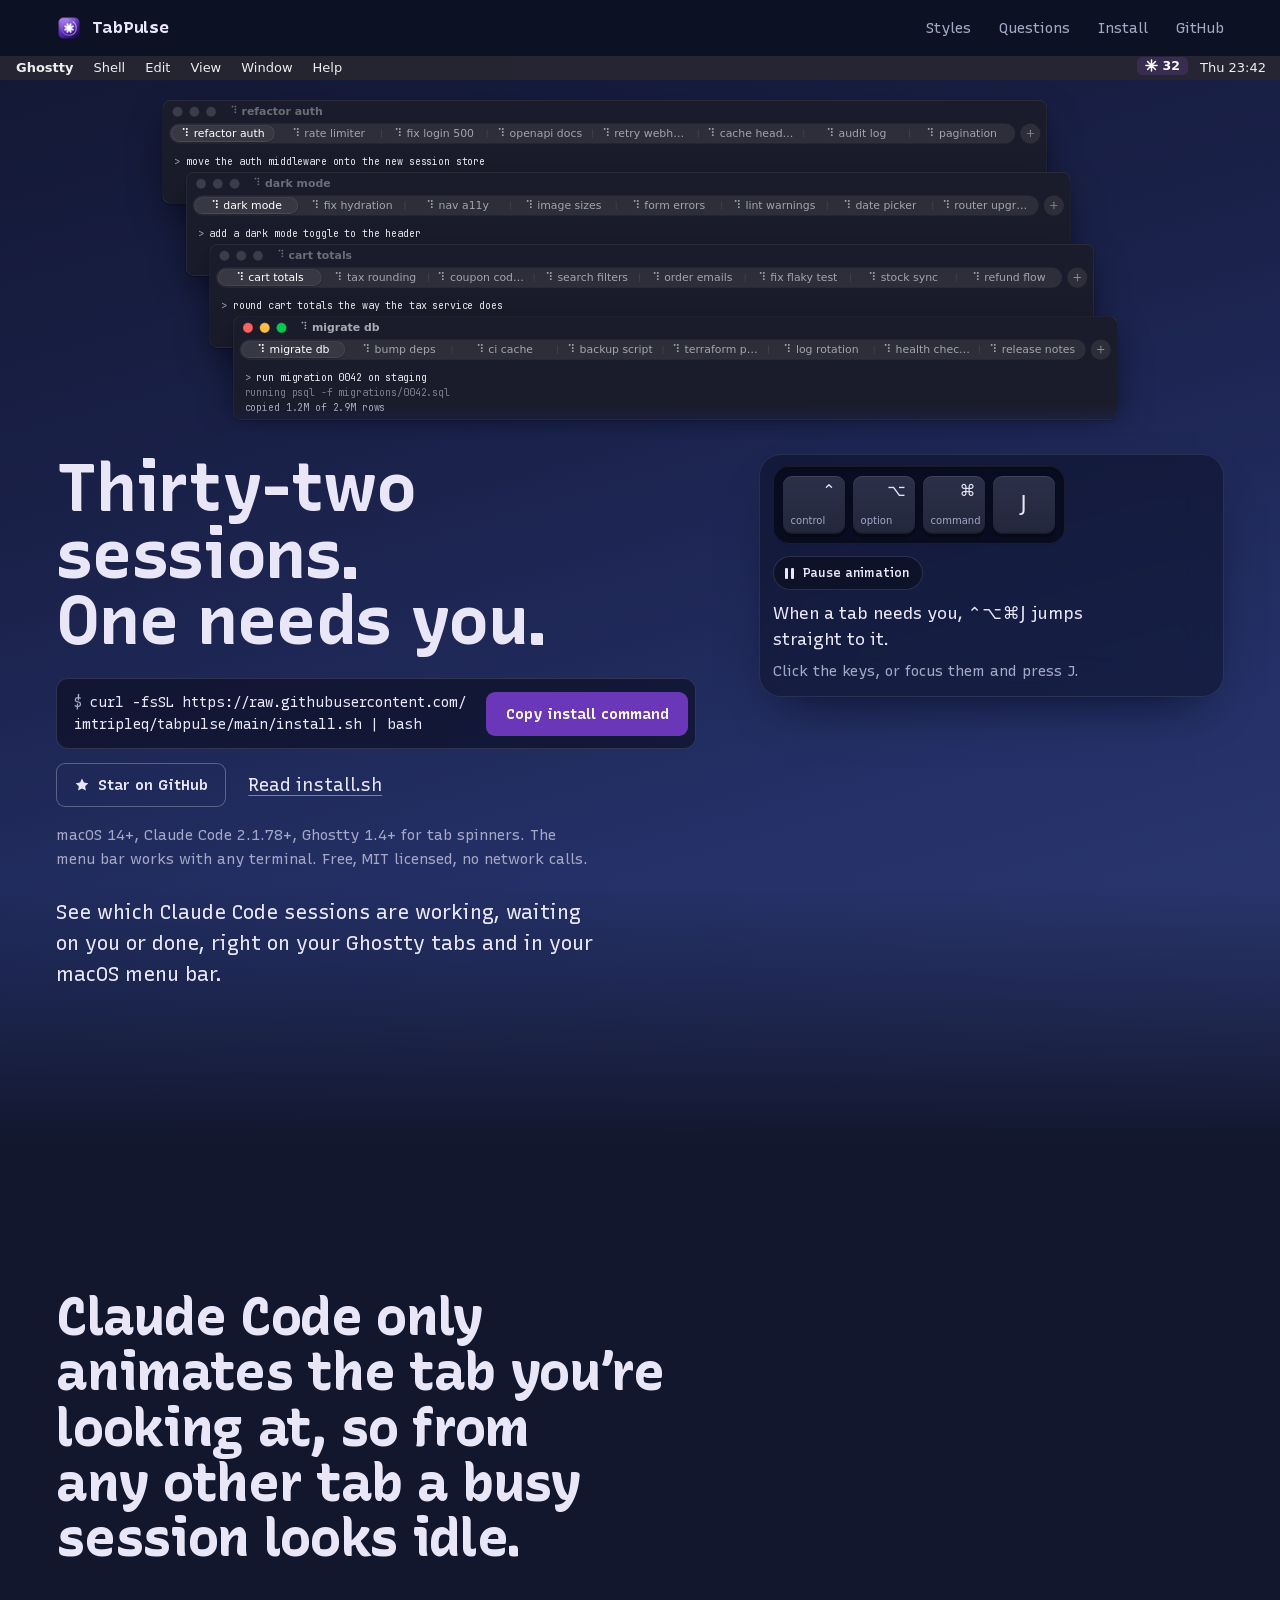
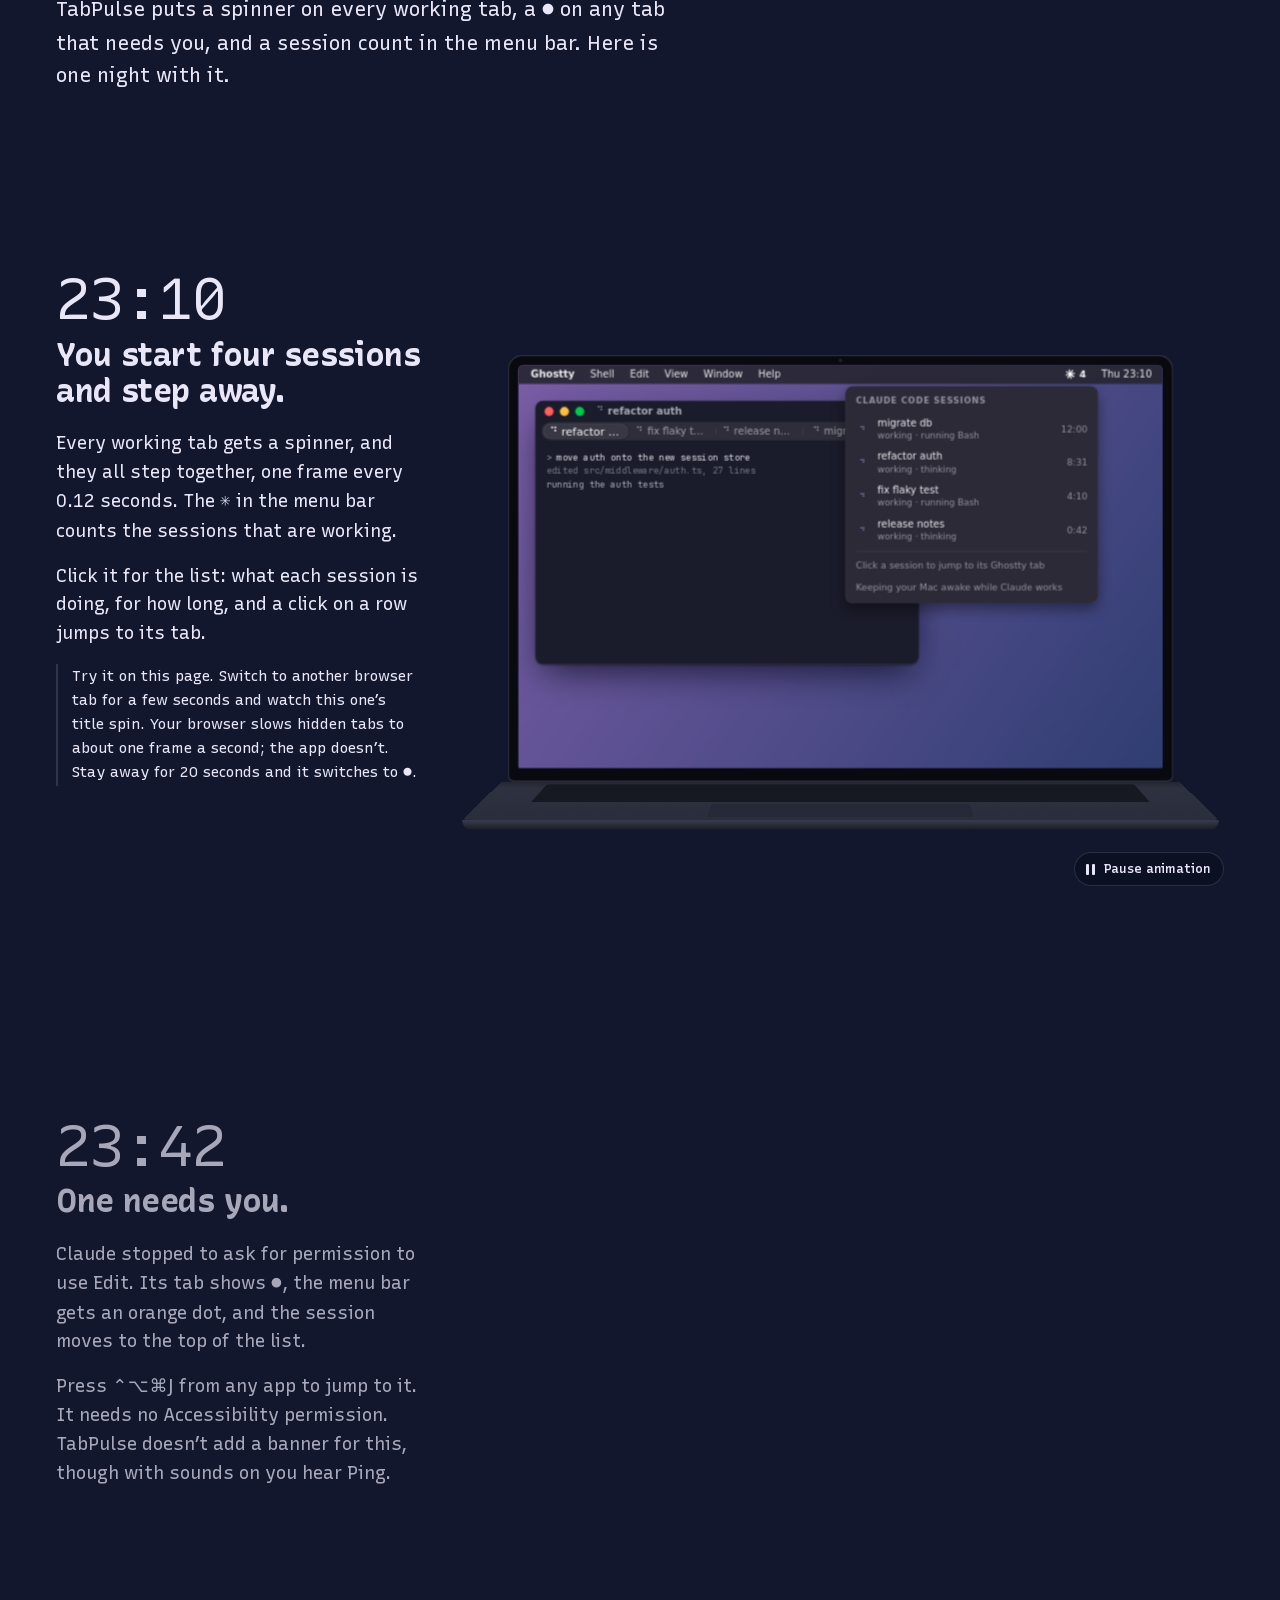
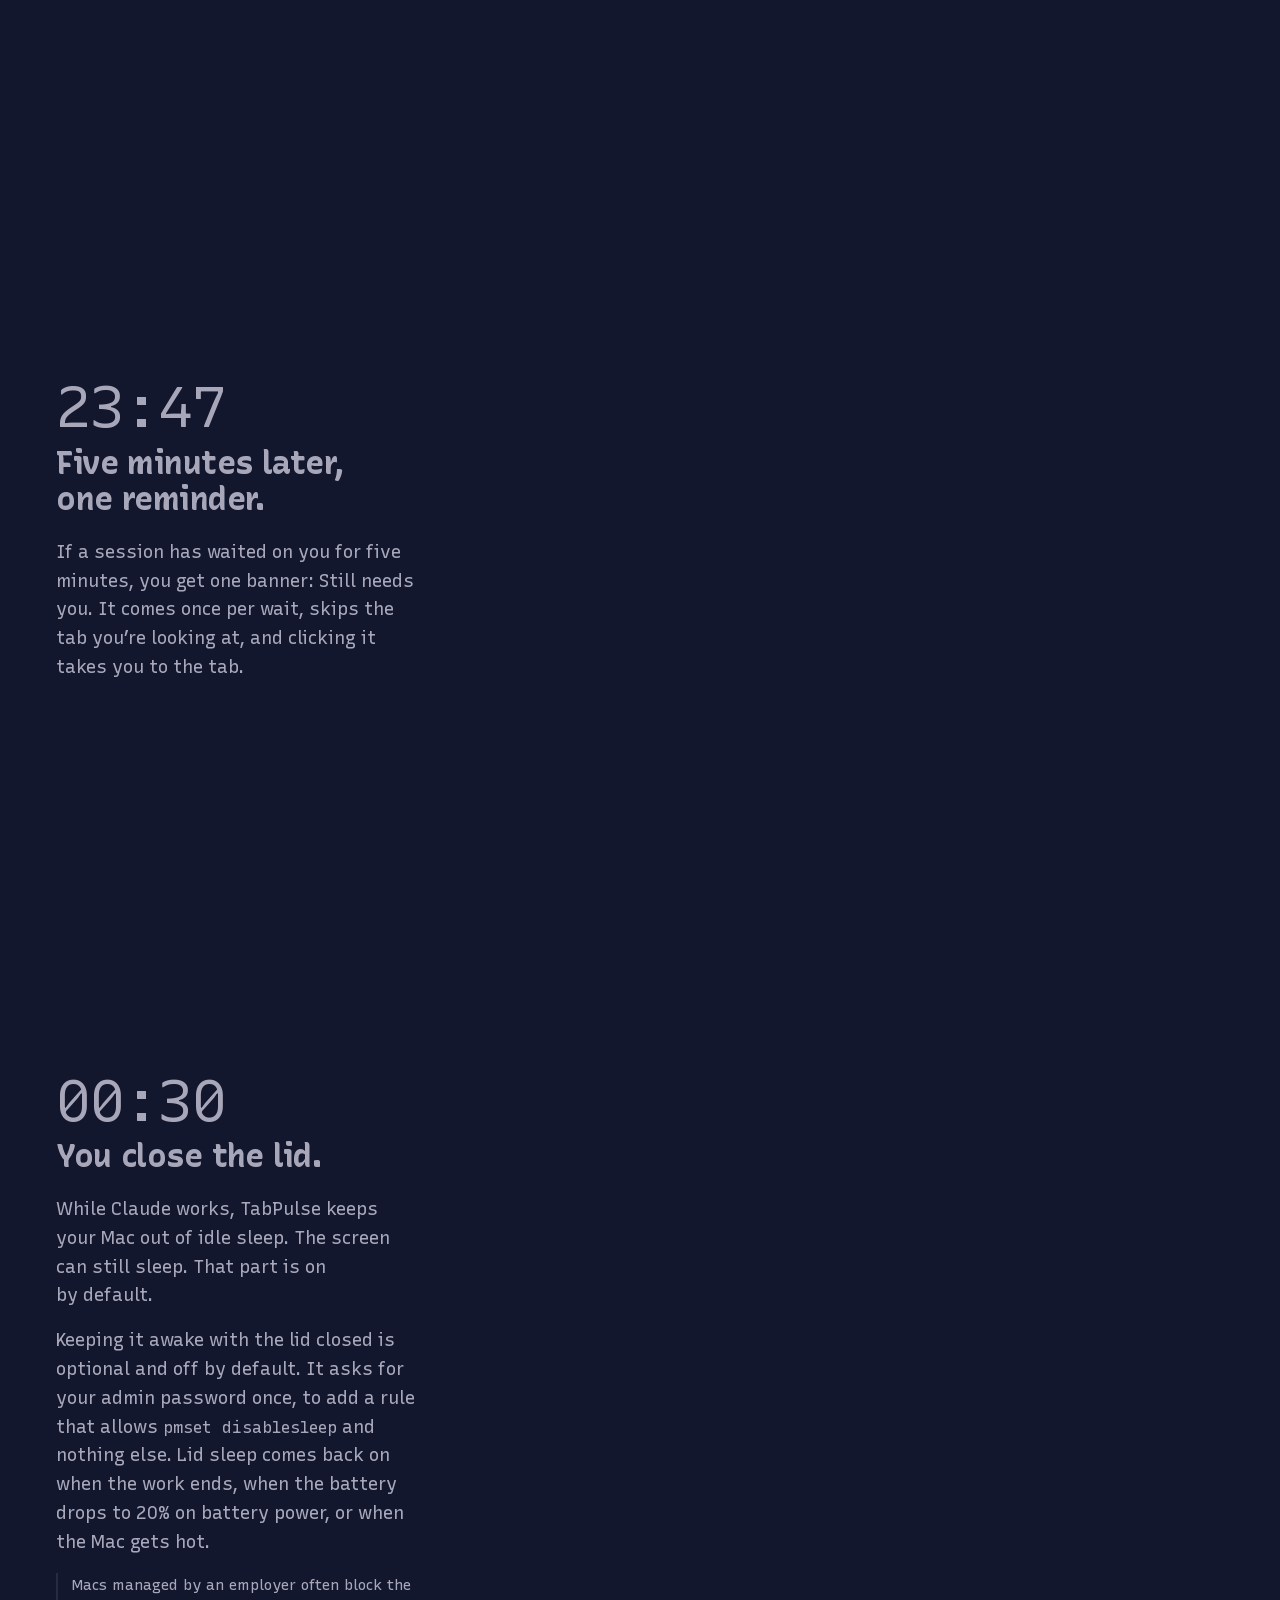
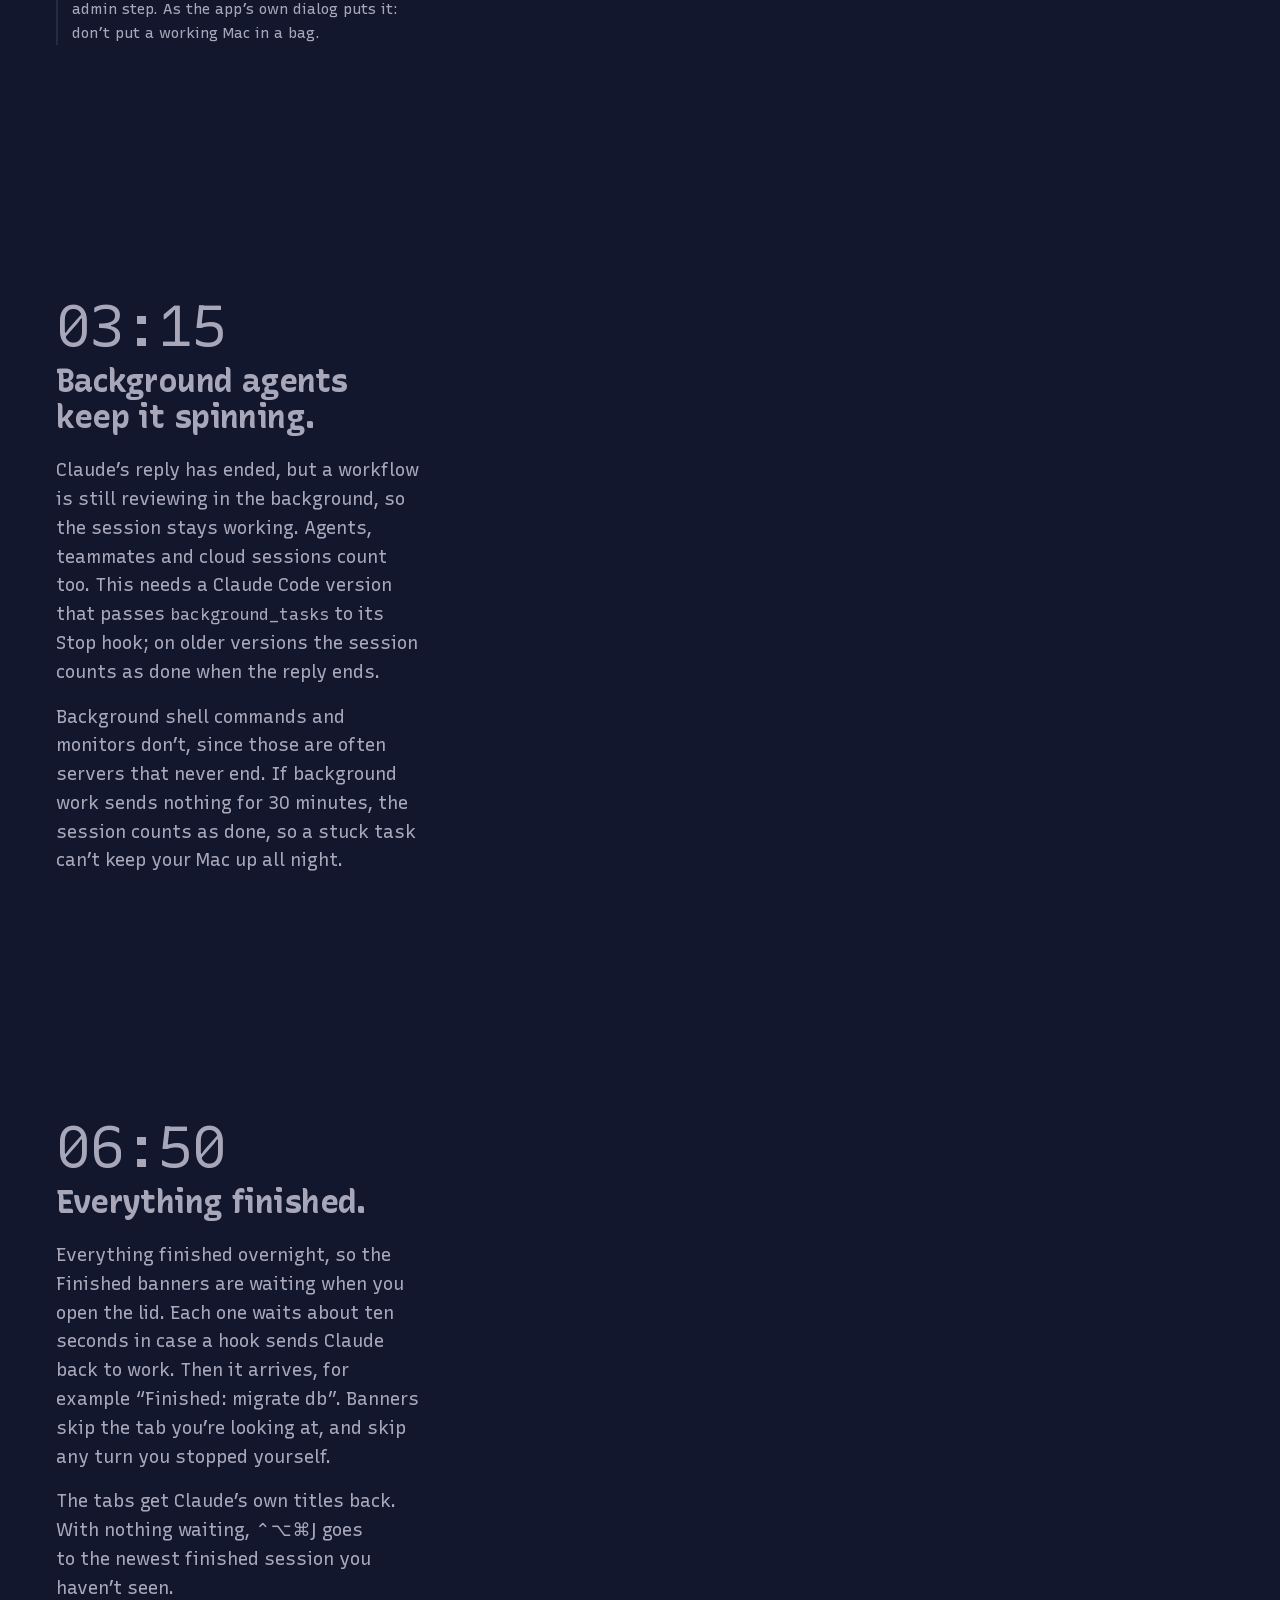
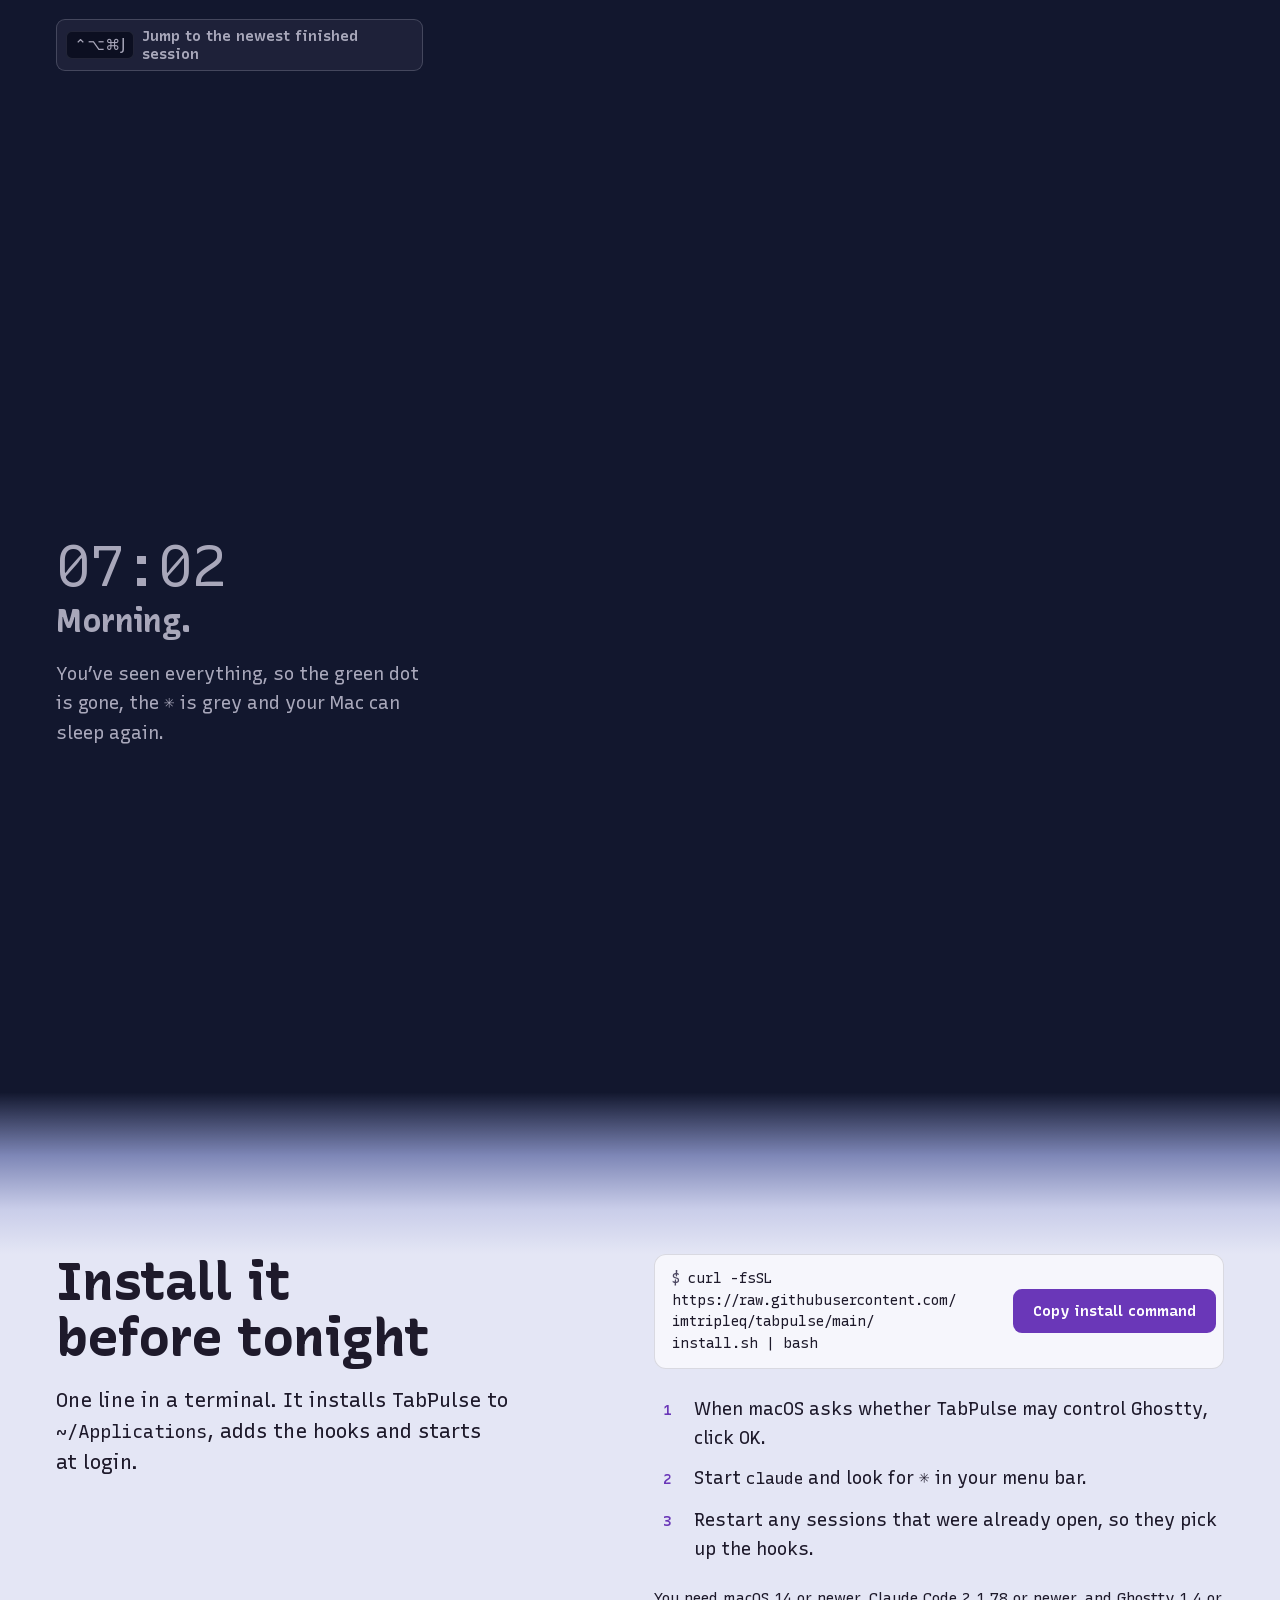
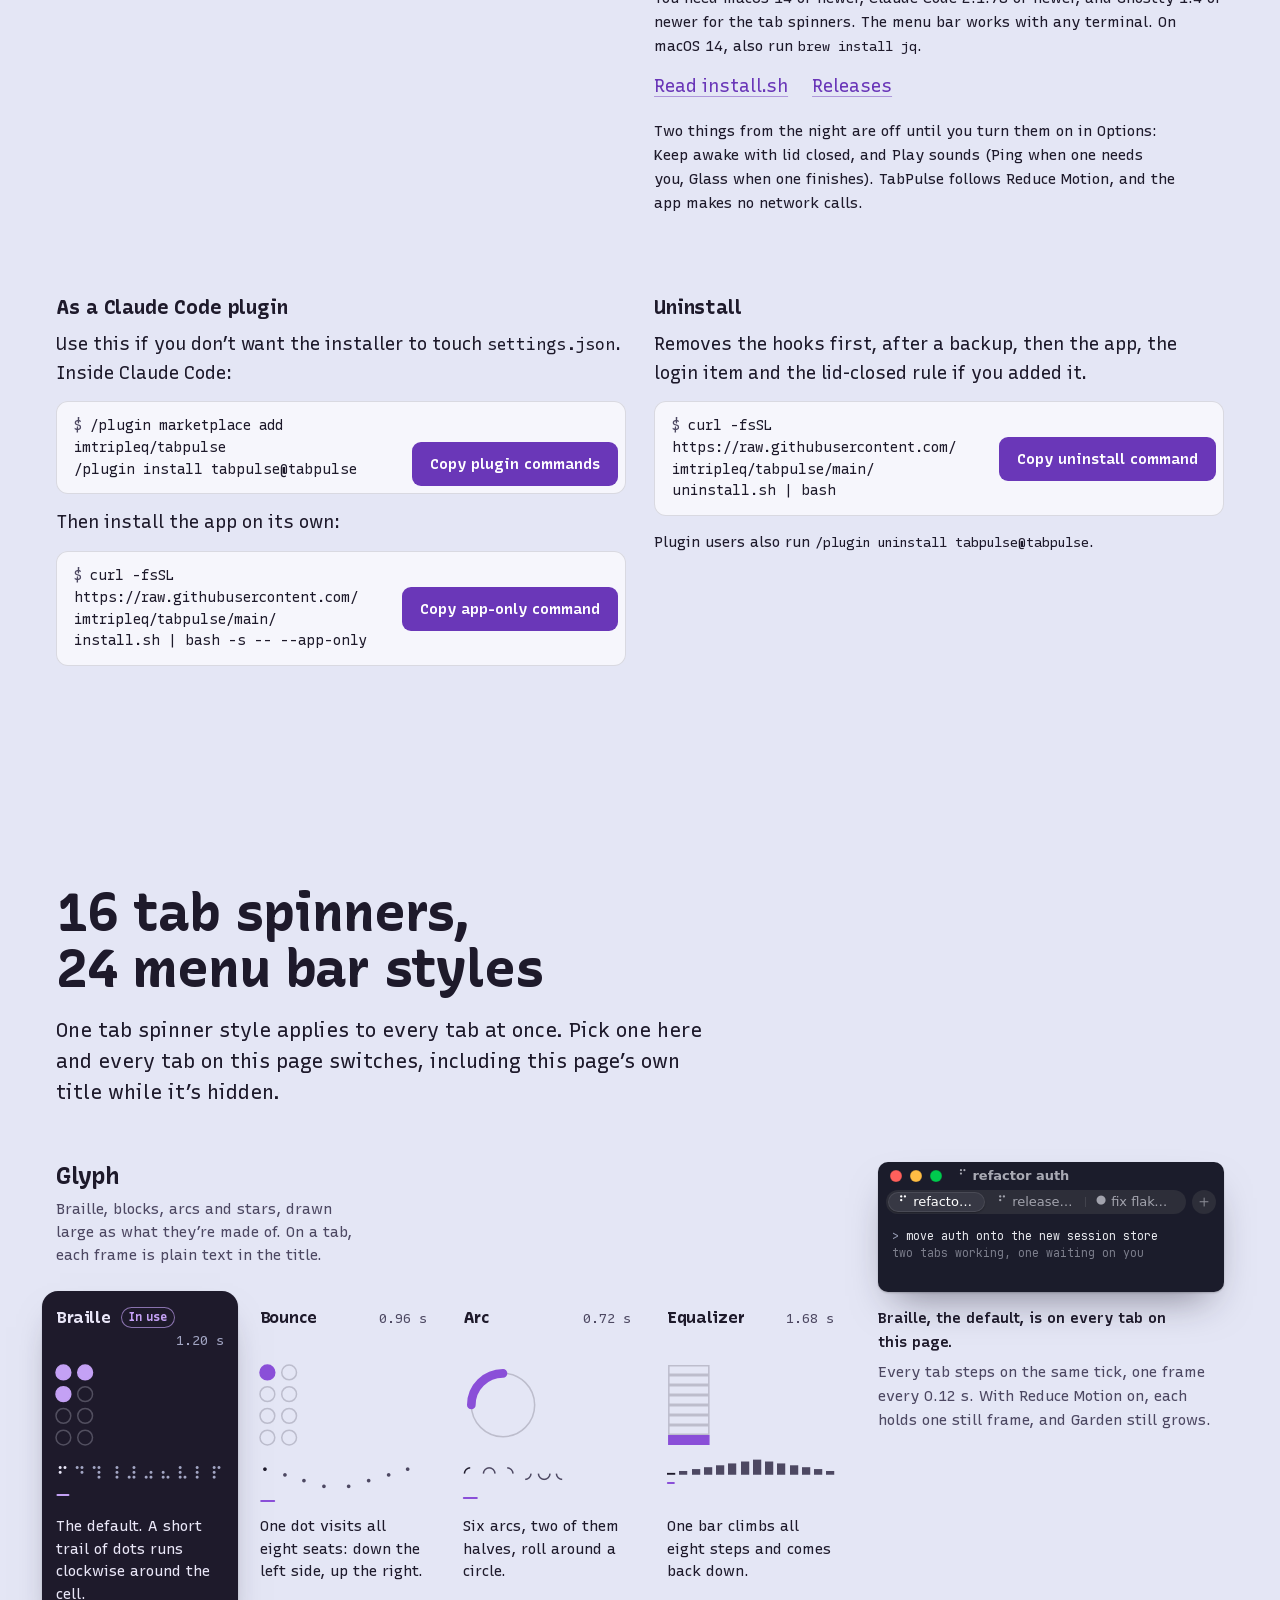
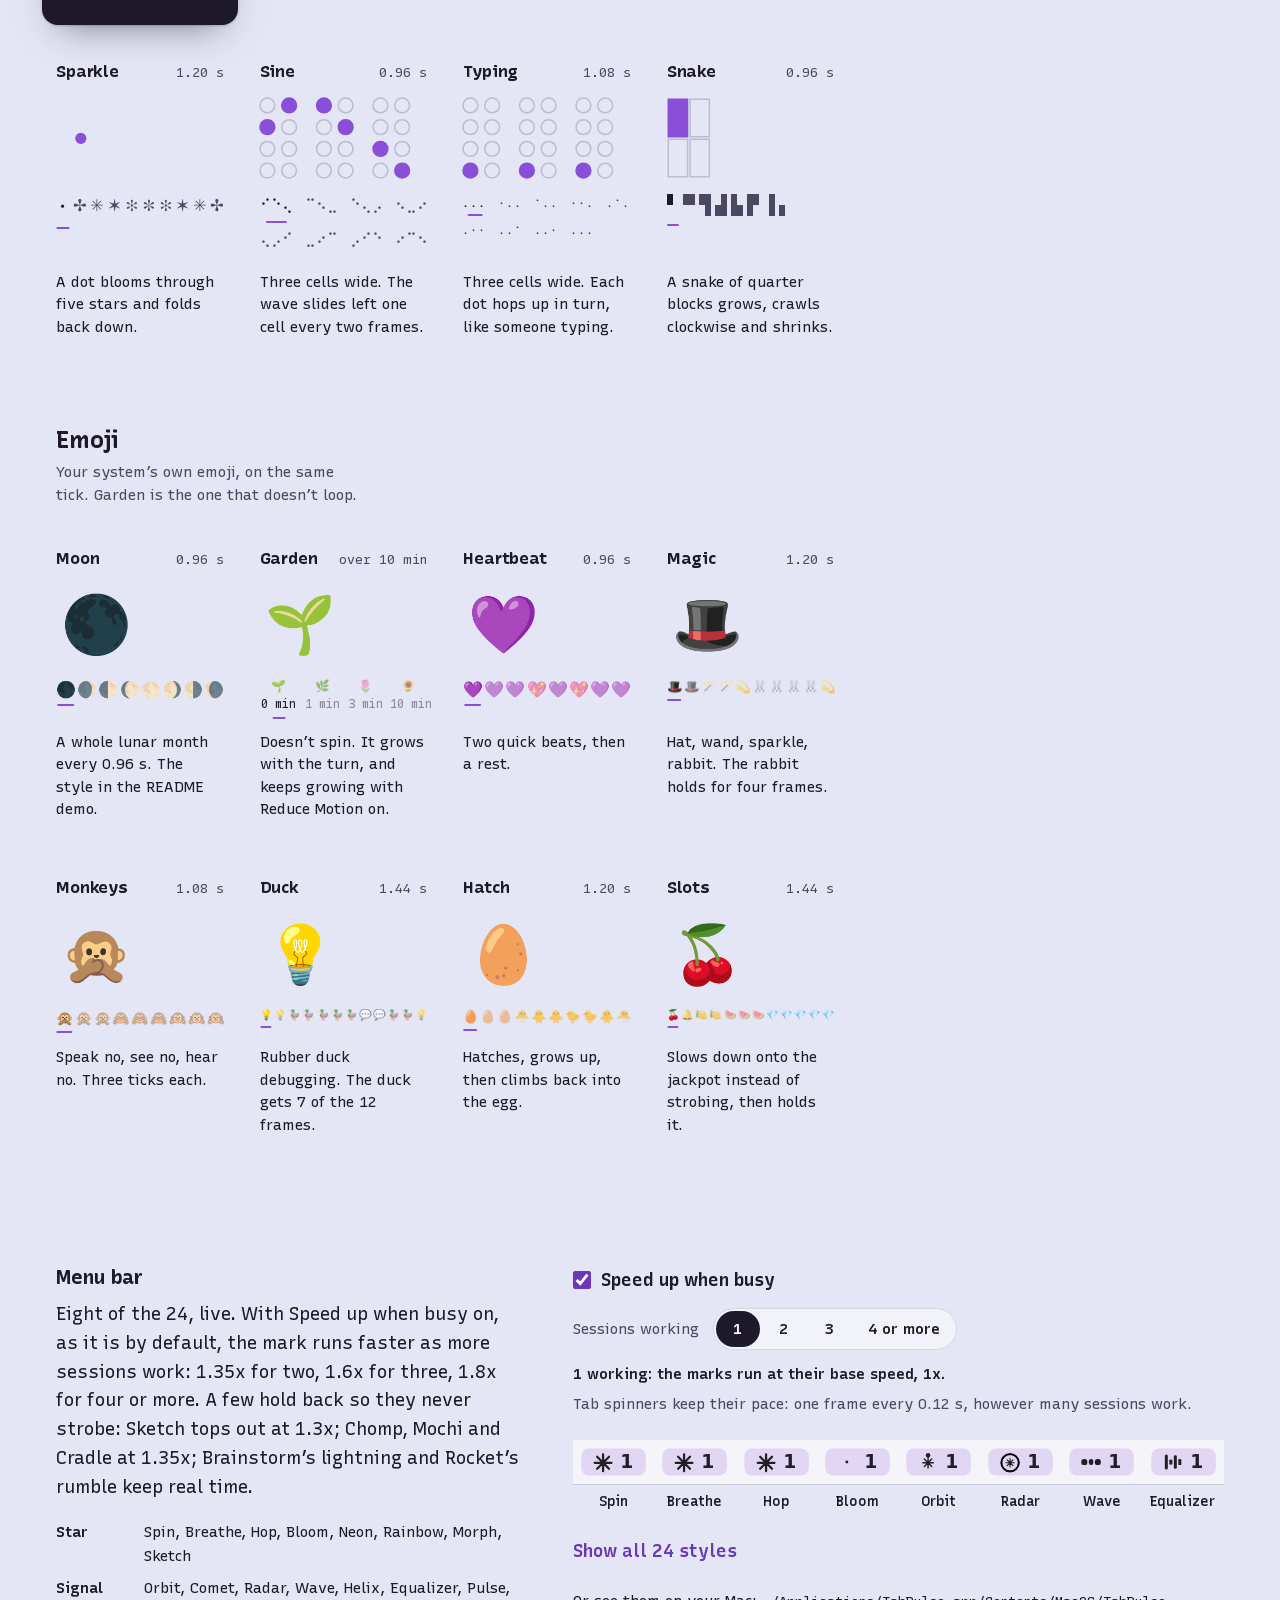
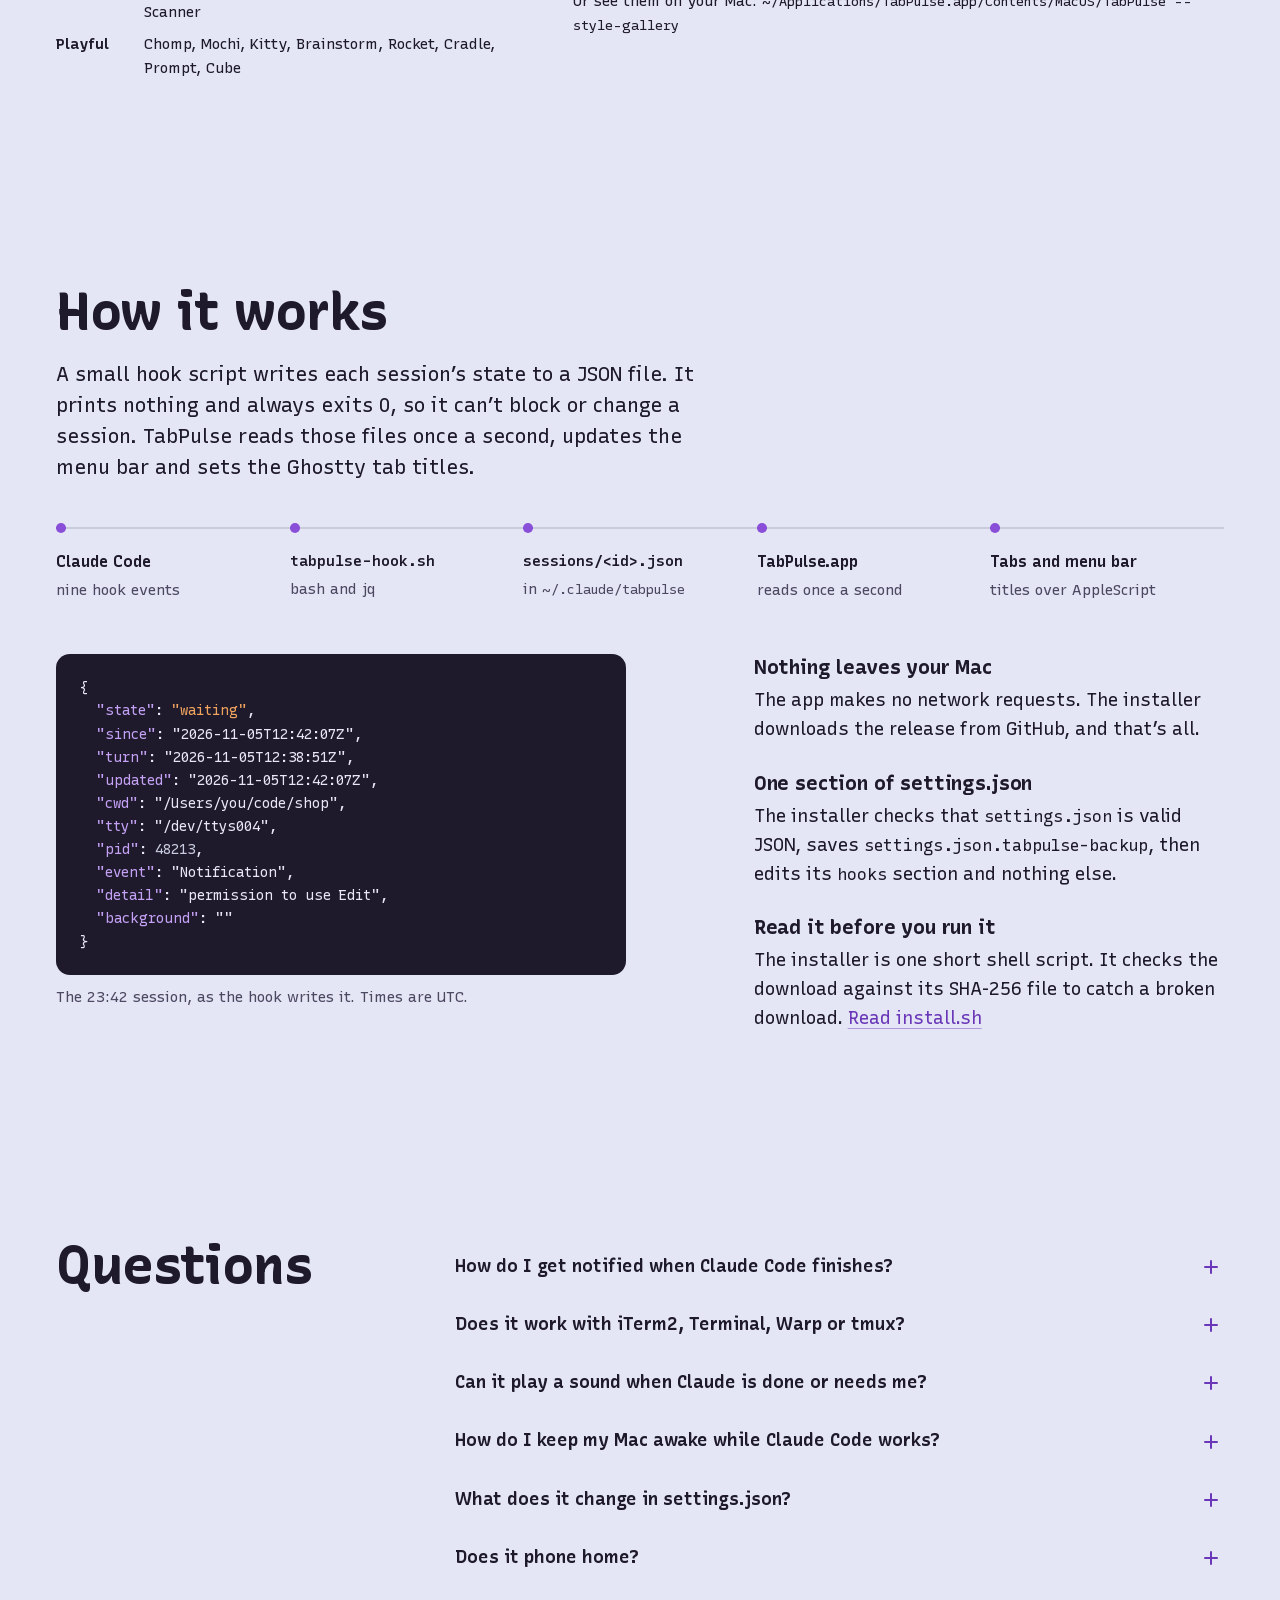
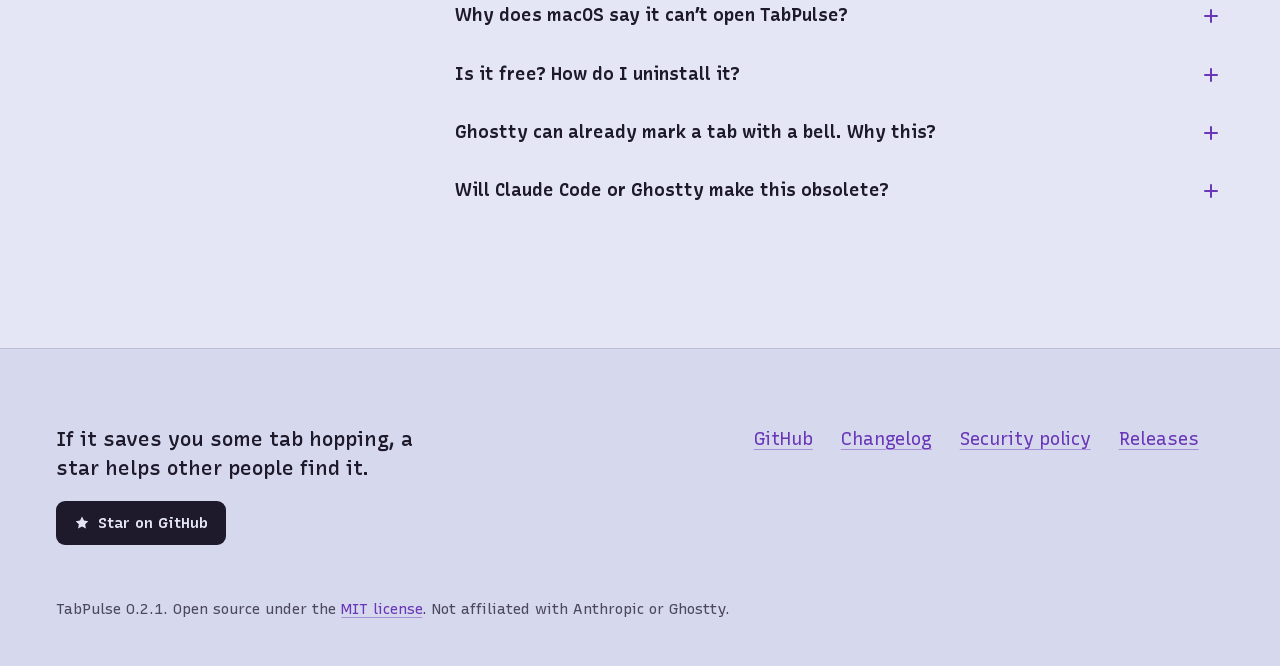
<file: site/public/index.html>
<!doctype html>
<html lang="en">
<head>
  <meta charset="utf-8">
  <meta name="viewport" content="width=device-width, initial-scale=1">
  <meta http-equiv="Content-Security-Policy" content="default-src 'self'; img-src 'self' data:; style-src 'self'; script-src 'self'; font-src 'self'; connect-src 'self'; media-src 'self'; base-uri 'self'; form-action 'none'">
  <title>TabPulse: Claude Code session status for Ghostty and macOS</title>
  <meta name="description" content="Know when Claude Code is done or needs you, on every Ghostty tab and in your macOS menu bar. Free, open source, no network calls.">
  <link rel="canonical" href="https://imtripleq.github.io/tabpulse/">
  <meta name="color-scheme" content="dark light">
  <meta name="theme-color" content="#12172e">

  <meta property="og:type" content="website">
  <meta property="og:site_name" content="TabPulse">
  <meta property="og:locale" content="en_US">
  <meta property="og:title" content="TabPulse: Claude Code status on every Ghostty tab">
  <meta property="og:description" content="Spinners on working tabs, a dot on tabs that need you, and a session count in your macOS menu bar.">
  <meta property="og:url" content="https://imtripleq.github.io/tabpulse/">
  <meta property="og:image" content="https://imtripleq.github.io/tabpulse/og.jpg">
  <meta property="og:image:type" content="image/jpeg">
  <meta property="og:image:width" content="1200">
  <meta property="og:image:height" content="630">
  <meta property="og:image:alt" content="Ghostty tabs with spinners and the TabPulse menu bar list">
  <meta name="twitter:card" content="summary_large_image">
  <meta name="twitter:title" content="TabPulse: Claude Code status on every Ghostty tab">
  <meta name="twitter:description" content="Know which Claude Code session is working, waiting on you or done, without tab hopping.">
  <meta name="twitter:image" content="https://imtripleq.github.io/tabpulse/og.jpg">
  <meta name="twitter:image:alt" content="Ghostty tabs with spinners and the TabPulse menu bar list">

  <link rel="icon" type="image/png" sizes="32x32" href="./assets/favicon-32.png">
  <link rel="apple-touch-icon" sizes="180x180" href="./assets/apple-touch-icon.png">
  <link rel="preload" href="./assets/fonts/recursive-core.woff2" as="font" type="font/woff2" crossorigin>
  <link rel="preload" href="./assets/fonts/tp-glyphs-commit.woff2" as="font" type="font/woff2" crossorigin>
  <link rel="stylesheet" href="./assets/fonts/fonts.css">
  <link rel="stylesheet" href="./css/base.css">
  <link rel="stylesheet" href="./css/chrome.css">
  <link rel="stylesheet" href="./css/hero.css">
  <link rel="stylesheet" href="./css/night.css">
  <link rel="stylesheet" href="./css/dawn.css">
  <link rel="stylesheet" href="./css/specimen.css">
  <script type="application/ld+json">
  {
    "@context": "https://schema.org",
    "@type": "SoftwareApplication",
    "name": "TabPulse",
    "alternateName": "TabPulse for Claude Code",
    "description": "macOS menu bar app that shows which Claude Code sessions are working, waiting on you or done, on your Ghostty tabs and in the menu bar.",
    "url": "https://imtripleq.github.io/tabpulse/",
    "applicationCategory": "DeveloperApplication",
    "applicationSubCategory": "Menu bar utility",
    "operatingSystem": "macOS",
    "softwareVersion": "0.2.1",
    "downloadUrl": "https://github.com/imtripleq/tabpulse/releases/latest",
    "installUrl": "https://imtripleq.github.io/tabpulse/#install",
    "softwareRequirements": "macOS 14 or later; Claude Code 2.1.78 or later; Ghostty 1.4 or later for tab spinners",
    "license": "https://opensource.org/licenses/MIT",
    "isAccessibleForFree": true,
    "offers": { "@type": "Offer", "price": "0", "priceCurrency": "USD" },
    "image": "https://imtripleq.github.io/tabpulse/og.jpg",
    "sameAs": ["https://github.com/imtripleq/tabpulse"]
  }
  </script>
  <script type="module" src="./js/main.js"></script>
</head>
<body>
  <div class="sky" aria-hidden="true"><div class="sky-deep"></div><div class="sky-warm"></div><div class="sky-blue"></div></div>
  <a class="skip" href="#install">Skip to install</a>

  <header class="site-head">
    <a class="brand" href="#top"><img src="./assets/app-icon-64.png" width="28" height="28" alt="">TabPulse</a>
    <nav class="site-nav" aria-label="Page">
      <a class="link nav-extra" href="#styles">Styles</a>
      <a class="link nav-extra" href="#faq">Questions</a>
      <a class="link" href="#install">Install</a>
      <a class="link" href="https://github.com/imtripleq/tabpulse">GitHub</a>
    </nav>
  </header>

  <main id="main">
    <!-- ============================== Hero: 23:42, a desktop of thirty-two tabs ============================== -->
    <section class="hero" id="top" aria-labelledby="hero-title">
      <div class="hero-screen" aria-hidden="true">
        <div class="macbar" data-appearance="dark">
          <span class="macbar-menus">
            <span class="macbar-app">Ghostty</span><span>Shell</span><span>Edit</span><span>View</span><span class="macbar-extra">Window</span><span class="macbar-extra">Help</span>
          </span>
          <span class="macbar-status">
            <span class="pill-slot" id="hero-pill"></span>
            <span class="macbar-clock" id="hero-clock">Thu 23:42</span>
          </span>
        </div>
        <div class="wall-stage" id="wall-stage">
          <div class="wall" id="wall"></div>
          <div class="wall-caption" id="wall-caption" data-appearance="dark"></div>
        </div>
      </div>
      <p class="sr-only">Animated scene: a desktop at night with four Ghostty windows stacked on top of each other, eight titled tabs in each, 32 Claude Code sessions. Every tab shows the same spinner frame, stepping together every 0.12 seconds, and the menu bar reads 32. A few seconds in, one tab switches to a dot because it needs you, and the menu bar shows 31 and an orange dot. Pressing the jump shortcut zooms in on that tab, its window says it is waiting for permission, and the TabPulse menu row reads needs you, permission to use Edit.</p>

      <div class="hero-copy">
        <h1 id="hero-title" class="hero-title">Thirty-two sessions. <span class="nowrap">One needs you.</span></h1>

        <div class="jump" id="jump">
          <div class="jump-row">
            <button class="keycaps" id="jump-keys" type="button" aria-describedby="jump-prompt jump-hint">
              <span class="sr-only">Jump to the tab that needs you (Control Option Command J)</span>
              <span class="key" data-key="ctrl" aria-hidden="true"><span class="key-sym">⌃</span><span class="key-name">control</span></span>
              <span class="key" data-key="alt" aria-hidden="true"><span class="key-sym">⌥</span><span class="key-name">option</span></span>
              <span class="key" data-key="meta" aria-hidden="true"><span class="key-sym">⌘</span><span class="key-name">command</span></span>
              <span class="key key-letter" data-key="j" aria-hidden="true"><span class="key-sym">J</span></span>
            </button>
            <button class="motion-toggle motion-toggle--hero" type="button" data-motion-toggle>
              <span class="motion-icon" aria-hidden="true"></span><span class="motion-label">Pause animation</span>
            </button>
          </div>
          <p class="jump-prompt" id="jump-prompt" aria-live="polite">When a tab needs you, <span class="kbd-inline">⌃⌥⌘J</span> jumps straight to it.</p>
          <p class="jump-hint" id="jump-hint">Click the keys, or focus them and press J.<span class="jump-hint-extra"> Your browser may keep <span class="kbd-inline">⌃⌥⌘J</span> for itself.</span></p>
        </div>

        <p class="hero-lead">See which Claude Code sessions are working, waiting on you or done, right on your Ghostty tabs and in your macOS menu bar.</p>

        <div class="hero-install">
          <div class="cmd" data-copy-target>
            <code class="cmd-text" id="hero-cmd">curl -fsSL https://raw.githubusercontent.com/<wbr>imtripleq/<wbr>tabpulse/<wbr>main/<wbr><span class="nowrap">install.sh | bash</span></code>
            <button class="btn btn-copy" type="button" data-copy="hero-cmd">Copy install command</button>
          </div>
          <p class="hero-links">
            <a class="btn btn-ghost" href="https://github.com/imtripleq/tabpulse"><svg class="icon-star" viewBox="0 0 16 16" width="16" height="16" aria-hidden="true" focusable="false"><path d="M8 1.6l1.95 3.95 4.36.63-3.16 3.08.75 4.34L8 11.55l-3.9 2.05.75-4.34L1.69 6.18l4.36-.63z"/></svg>Star on GitHub</a>
            <a class="link" href="https://github.com/imtripleq/tabpulse/blob/main/install.sh">Read install.sh</a>
          </p>
          <p class="hero-reqs">macOS 14+, Claude Code 2.1.78+, Ghostty 1.4+ for tab spinners. The menu bar works with any terminal. Free, MIT licensed, no network calls.</p>
        </div>
      </div>
    </section>

    <!-- ============================== The night: sticky stage + chapters ============================== -->
    <section class="night" id="night" aria-labelledby="night-title">
      <div class="prologue">
        <h2 class="prologue-title" id="night-title">Claude Code only animates the tab you’re looking at, so from any other tab a busy session looks idle.</h2>
        <p class="prologue-text">TabPulse puts a spinner on every working tab, a <span class="glyph-inline">●</span> on any tab that needs you, and a session count in the menu bar. Here is one night with it.</p>
      </div>

      <div class="night-grid">
        <div class="stage-col">
          <div class="stage-frame" id="stage-frame">
            <div class="stage" id="stage" aria-hidden="true"></div>
            <p class="stage-note" id="stage-note" aria-hidden="true"></p>
          </div>
          <div class="stage-foot">
            <button class="motion-toggle motion-toggle--stage" type="button" data-motion-toggle>
              <span class="motion-icon" aria-hidden="true"></span><span class="motion-label">Pause animation</span>
            </button>
          </div>
          <p class="sr-only" id="stage-desc" aria-live="polite"></p>
        </div>

        <ol class="chapters" id="chapters">
          <li class="chapter" data-step="start" id="at-2310">
            <h3 class="chapter-title"><time class="chapter-time" datetime="23:10">23:10</time><span class="chapter-head">You start four sessions and step away.</span></h3>
            <p>Every working tab gets a spinner, and they all step together, one frame every 0.12 seconds. The <span class="glyph-inline">✳︎</span> in the menu bar counts the sessions that are working.</p>
            <p>Click it for the list: what each session is doing, for how long, and a click on a row jumps to its tab.</p>
            <p class="chapter-aside">Try it on this page. Switch to another browser tab for a few seconds and watch this one’s title spin. Your browser slows hidden tabs to about one frame a second; the app doesn’t. Stay away for 20 seconds and it switches to <span class="glyph-inline">●</span>.</p>
          </li>

          <li class="chapter" data-step="waiting" id="at-2342">
            <h3 class="chapter-title"><time class="chapter-time" datetime="23:42">23:42</time><span class="chapter-head">One needs you.</span></h3>
            <p>Claude stopped to ask for permission to use Edit. Its tab shows <span class="glyph-inline">●</span>, the menu bar gets an orange dot, and the session moves to the top of the list.</p>
            <p>Press <span class="kbd-inline">⌃⌥⌘J</span> from any app to jump to it. It needs no Accessibility permission. TabPulse doesn’t add a banner for this, though with sounds on you hear Ping.</p>
          </li>

          <li class="chapter" data-step="remind" id="at-2347">
            <h3 class="chapter-title"><time class="chapter-time" datetime="23:47">23:47</time><span class="chapter-head">Five minutes later, one reminder.</span></h3>
            <p>If a session has waited on you for five minutes, you get one banner: Still needs you. It comes once per wait, skips the tab you’re looking at, and clicking it takes you to the tab.</p>
          </li>

          <li class="chapter" data-step="lid" id="at-0030">
            <h3 class="chapter-title"><time class="chapter-time" datetime="00:30">00:30</time><span class="chapter-head">You close the lid.</span></h3>
            <p>While Claude works, TabPulse keeps your Mac out of idle sleep. The screen can still sleep. That part is on by default.</p>
            <p>Keeping it awake with the lid closed is optional and off by default. It asks for your admin password once, to add a rule that allows <code>pmset disablesleep</code> and nothing else. Lid sleep comes back on when the work ends, when the battery drops to 20% on battery power, or when the Mac gets hot.</p>
            <p class="chapter-aside">Macs managed by an employer often block the admin step. As the app’s own dialog puts it: don’t put a working Mac in a bag.</p>
          </li>

          <li class="chapter" data-step="agents" id="at-0315">
            <h3 class="chapter-title"><time class="chapter-time" datetime="03:15">03:15</time><span class="chapter-head">Background agents keep it spinning.</span></h3>
            <p>Claude’s reply has ended, but a workflow is still reviewing in the background, so the session stays working. Agents, teammates and cloud sessions count too. This needs a Claude Code version that passes <code>background_tasks</code> to its Stop hook; on older versions the session counts as done when the reply ends.</p>
            <p>Background shell commands and monitors don’t, since those are often servers that never end. If background work sends nothing for 30 minutes, the session counts as done, so a stuck task can’t keep your Mac up all night.</p>
          </li>

          <li class="chapter" data-step="done" id="at-0650">
            <h3 class="chapter-title"><time class="chapter-time" datetime="06:50">06:50</time><span class="chapter-head">Everything finished.</span></h3>
            <p>Everything finished overnight, so the Finished banners are waiting when you open the lid. Each one waits about ten seconds in case a hook sends Claude back to work. Then it arrives, for example “Finished: migrate db”. Banners skip the tab you’re looking at, and skip any turn you stopped yourself.</p>
            <p>The tabs get Claude’s own titles back. With nothing waiting, <span class="kbd-inline">⌃⌥⌘J</span> goes to the newest finished session you haven’t seen.</p>
            <p><button class="btn btn-key" type="button" id="stage-jump"><span class="kbd-inline" aria-hidden="true">⌃⌥⌘J</span> Jump to the newest finished session</button></p>
            <p class="stage-jump-note" id="stage-jump-note" aria-live="polite"></p>
          </li>

          <li class="chapter chapter--dawn" data-step="dawn" id="at-0702">
            <h3 class="chapter-title"><time class="chapter-time" datetime="07:02">07:02</time><span class="chapter-head">Morning.</span></h3>
            <p>You’ve seen everything, so the green dot is gone, the <span class="glyph-inline">✳︎</span> is grey and your Mac can sleep again.</p>
          </li>
        </ol>
      </div>
    </section>

    <!-- ============================== Dawn ============================== -->
    <div class="dawn">
      <section class="install dawn-sec grid" id="install" aria-labelledby="install-title">
        <div class="install-head">
          <h2 id="install-title">Install it before tonight</h2>
          <p class="lead">One line in a terminal. It installs TabPulse to <code>~/Applications</code>, adds the hooks and starts at login.</p>
        </div>
        <div class="install-main">
          <div class="cmd cmd--light">
            <code class="cmd-text" id="dawn-cmd">curl -fsSL https://raw.githubusercontent.com/<wbr>imtripleq/<wbr>tabpulse/<wbr>main/<wbr><span class="nowrap">install.sh | bash</span></code>
            <button class="btn btn-copy" type="button" data-copy="dawn-cmd">Copy install command</button>
          </div>
          <ol class="next-steps">
            <li>When macOS asks whether TabPulse may control Ghostty, click OK.</li>
            <li>Start <code>claude</code> and look for <span class="glyph-inline">✳︎</span> in your menu bar.</li>
            <li>Restart any sessions that were already open, so they pick up the hooks.</li>
          </ol>
          <p class="small">You need macOS 14 or newer, Claude Code 2.1.78 or newer, and Ghostty 1.4 or newer for the tab spinners. The menu bar works with any terminal. On macOS 14, also run <code>brew install jq</code>.</p>
          <p class="install-links"><a class="link" href="https://github.com/imtripleq/tabpulse/blob/main/install.sh">Read install.sh</a><a class="link" href="https://github.com/imtripleq/tabpulse/releases">Releases</a></p>
          <p class="install-also">Two things from the night are off until you turn them on in Options: Keep awake with lid closed, and Play sounds (Ping when one needs you, Glass when one finishes). TabPulse follows Reduce Motion, and the app makes no network calls.</p>
        </div>

        <div class="install-alt">
          <h3>As a Claude Code plugin</h3>
          <p>Use this if you don’t want the installer to touch <code>settings.json</code>. Inside Claude Code:</p>
          <div class="cmd cmd--light cmd--block">
            <code class="cmd-text" id="plugin-cmd">/plugin marketplace add imtripleq/tabpulse
/plugin install tabpulse@tabpulse</code>
            <button class="btn btn-copy" type="button" data-copy="plugin-cmd">Copy plugin commands</button>
          </div>
          <p>Then install the app on its own:</p>
          <div class="cmd cmd--light">
            <code class="cmd-text" id="apponly-cmd">curl -fsSL https://raw.githubusercontent.com/<wbr>imtripleq/<wbr>tabpulse/<wbr>main/<wbr><span class="nowrap">install.sh | bash</span> -s -- --app-only</code>
            <button class="btn btn-copy" type="button" data-copy="apponly-cmd">Copy app-only command</button>
          </div>
        </div>

        <div class="install-alt" id="uninstall">
          <h3>Uninstall</h3>
          <p>Removes the hooks first, after a backup, then the app, the login item and the lid-closed rule if you added it.</p>
          <div class="cmd cmd--light">
            <code class="cmd-text" id="uninstall-cmd">curl -fsSL https://raw.githubusercontent.com/<wbr>imtripleq/<wbr>tabpulse/<wbr>main/<wbr><span class="nowrap">uninstall.sh | bash</span></code>
            <button class="btn btn-copy" type="button" data-copy="uninstall-cmd">Copy uninstall command</button>
          </div>
          <p class="small">Plugin users also run <code>/plugin uninstall tabpulse@tabpulse</code>.</p>
        </div>
        <p class="sr-only" id="copy-status" aria-live="polite"></p>
      </section>

      <section class="styles dawn-sec grid" id="styles" aria-labelledby="styles-title">
        <div class="styles-head">
          <h2 id="styles-title">16 tab spinners, 24 menu bar styles</h2>
          <p class="lead">One tab spinner style applies to every tab at once. Pick one here and every tab on this page switches, including this page’s own title while it’s hidden.</p>
        </div>
        <div class="styles-tabs">
          <div class="sheet" id="tab-sheet" role="radiogroup" aria-label="Tab spinner style">
            <p class="sr-only" id="sheet-keys">Arrow keys move between styles and put each one on every tab.</p>
            <div class="group" data-section="Glyph" role="group" aria-label="Glyph tab spinners">
              <div class="group-head">
                <h3>Glyph</h3>
                <p>Braille, blocks, arcs and stars, drawn large as what they’re made of. On a tab, each frame is plain text in the title.</p>
              </div>
            </div>
            <div class="group" data-section="Emoji" role="group" aria-label="Emoji tab spinners">
              <div class="group-head">
                <h3>Emoji</h3>
                <p>Your system’s own emoji, on the same tick. Garden is the one that doesn’t loop.</p>
              </div>
            </div>
          </div>
          <div class="preview">
            <div id="tab-preview" aria-hidden="true"></div>
            <p class="preview-note" id="tab-note" aria-live="polite"></p>
            <p class="preview-more">Every tab steps on the same tick, one frame every 0.12&nbsp;s. With Reduce Motion on, each holds one still frame, and Garden still grows.</p>
          </div>
        </div>

        <div class="styles-bar">
          <div>
            <h3>Menu bar</h3>
            <p>Eight of the 24, live. With Speed up when busy on, as it is by default, the mark runs faster as more sessions work: 1.35x for two, 1.6x for three, 1.8x for four or more. A few hold back so they never strobe: Sketch tops out at 1.3x; Chomp, Mochi and Cradle at 1.35x; Brainstorm’s lightning and Rocket’s rumble keep real time.</p>
            <dl class="bar-names">
              <div><dt>Star</dt><dd>Spin, Breathe, Hop, Bloom, Neon, Rainbow, Morph, Sketch</dd></div>
              <div><dt>Signal</dt><dd>Orbit, Comet, Radar, Wave, Helix, Equalizer, Pulse, Scanner</dd></div>
              <div><dt>Playful</dt><dd>Chomp, Mochi, Kitty, Brainstorm, Rocket, Cradle, Prompt, Cube</dd></div>
            </dl>
          </div>
          <div>
            <div class="speed">
              <label class="speed-toggle"><input type="checkbox" id="speed-on" checked><span>Speed up when busy</span></label>
              <fieldset class="speed-count">
                <legend>Sessions working</legend>
                <div class="seg">
                  <label><input type="radio" name="working" value="1" checked><span>1</span></label>
                  <label><input type="radio" name="working" value="2"><span>2</span></label>
                  <label><input type="radio" name="working" value="3"><span>3</span></label>
                  <label><input type="radio" name="working" value="4"><span>4 or more</span></label>
                </div>
              </fieldset>
              <p class="speed-readout" id="speed-readout" aria-live="polite">1 working: the marks run at their base speed, 1x.</p>
              <p class="speed-tabs">Tab spinners keep their pace: one frame every 0.12&nbsp;s, however many sessions work.</p>
            </div>
            <div class="bar-samples" id="bar-samples" data-appearance="light" aria-hidden="true"></div>
            <details class="bar-gallery">
              <summary>Show all 24 styles</summary>
              <img data-src="./assets/styles-light.gif" width="900" height="590" decoding="async" alt="The TabPulse style gallery: all 24 menu bar styles animating in the light menu bar, in three groups of eight.">
              <p class="small rm-note">The gallery is an animation, so it stays hidden while your Mac has Reduce Motion on.</p>
            </details>
            <p class="small bar-gallery">Or see them on your Mac: <code>~/<wbr>Applications/<wbr>TabPulse.app/<wbr>Contents/<wbr>MacOS/<wbr>TabPulse --style-gallery</code></p>
          </div>
        </div>
      </section>

      <section class="how dawn-sec grid" id="how" aria-labelledby="how-title">
        <div class="how-head">
          <h2 id="how-title">How it works</h2>
          <p class="lead">A small hook script writes each session’s state to a JSON file. It prints nothing and always exits 0, so it can’t block or change a session. TabPulse reads those files once a second, updates the menu bar and sets the Ghostty tab titles.</p>
        </div>
        <ol class="flow" aria-label="From Claude Code to your tabs">
          <li><span class="flow-name">Claude Code</span><span class="flow-what">nine hook events</span></li>
          <li><span class="flow-name is-path">tabpulse-hook.sh</span><span class="flow-what">bash and jq</span></li>
          <li><span class="flow-name is-path">sessions/&lt;id&gt;.json</span><span class="flow-what">in <code>~/.claude/tabpulse</code></span></li>
          <li><span class="flow-name">TabPulse.app</span><span class="flow-what">reads once a second</span></li>
          <li><span class="flow-name">Tabs and menu bar</span><span class="flow-what">titles over AppleScript</span></li>
        </ol>
        <figure class="json">
          <pre><code>{
  <span class="j-key">"state"</span>: <span class="j-wait">"waiting"</span>,
  <span class="j-key">"since"</span>: "2026-11-05T12:42:07Z",
  <span class="j-key">"turn"</span>: "2026-11-05T12:38:51Z",
  <span class="j-key">"updated"</span>: "2026-11-05T12:42:07Z",
  <span class="j-key">"cwd"</span>: "/Users/you/code/shop",
  <span class="j-key">"tty"</span>: "/dev/ttys004",
  <span class="j-key">"pid"</span>: <span class="j-num">48213</span>,
  <span class="j-key">"event"</span>: "Notification",
  <span class="j-key">"detail"</span>: "permission to use Edit",
  <span class="j-key">"background"</span>: ""
}</code></pre>
          <figcaption>The 23:42 session, as the hook writes it. Times are UTC.</figcaption>
        </figure>
        <ul class="trust">
          <li><h3>Nothing leaves your Mac</h3><p>The app makes no network requests. The installer downloads the release from GitHub, and that’s all.</p></li>
          <li><h3>One section of settings.json</h3><p>The installer checks that <code>settings.json</code> is valid JSON, saves <code>settings.json.tabpulse-backup</code>, then edits its <code>hooks</code> section and nothing else.</p></li>
          <li><h3>Read it before you run it</h3><p>The installer is one short shell script. It checks the download against its SHA-256 file to catch a broken download. <a class="link" href="https://github.com/imtripleq/tabpulse/blob/main/install.sh">Read install.sh</a></p></li>
        </ul>
      </section>

      <section class="faq dawn-sec grid" id="faq" aria-labelledby="faq-title">
        <h2 id="faq-title">Questions</h2>
        <div class="faq-list">
          <details>
            <summary>How do I get notified when Claude Code finishes?</summary>
            <p>About ten seconds after a session finishes, TabPulse sends a Finished banner, and clicking it jumps to the tab. Banners skip the tab you’re looking at and any turn you stopped yourself. If a session has waited on you for five minutes, you also get one Still needs you reminder.</p>
          </details>
          <details>
            <summary>Does it work with iTerm2, Terminal, Warp or tmux?</summary>
            <p>The menu bar count, session list, notifications, reminders and keep awake work with any terminal. Tab spinners and click to jump need Ghostty 1.4 or newer, with Claude running directly in a Ghostty tab, not inside tmux, screen or zellij. Spinners for other terminals are help wanted.</p>
          </details>
          <details>
            <summary>Can it play a sound when Claude is done or needs me?</summary>
            <p>Yes, once you turn on Play sounds in Options; it’s off by default. You hear the built-in macOS sounds: Ping when a session starts waiting on you or a reminder goes out, and Glass when one finishes. Neither plays for the tab you’re looking at.</p>
          </details>
          <details>
            <summary>How do I keep my Mac awake while Claude Code works?</summary>
            <p>You don’t have to do anything: Keep Mac awake while Claude works is on by default. It holds off idle sleep while a session works and lets go about 15 seconds after; the screen can still sleep. Lid-closed mode stays off until you turn it on, asks for your admin password once, and turns lid sleep back on when the work ends, at 20% battery on battery power, or when the Mac gets hot.</p>
          </details>
          <details>
            <summary>What does it change in settings.json?</summary>
            <p>Just the <code>hooks</code> section, after saving <code>settings.json.tabpulse-backup</code>. The plugin route doesn’t edit <code>settings.json</code> at all, and the uninstaller removes the hooks again.</p>
          </details>
          <details>
            <summary>Does it phone home?</summary>
            <p>No. The app makes no network calls. The installer downloads the release zip from GitHub and checks it against its SHA-256 file.</p>
          </details>
          <details>
            <summary>Why does macOS say it can’t open TabPulse?</summary>
            <p>TabPulse is ad-hoc signed and isn’t notarized yet. The installer removes the quarantine flag so it opens; if you unzipped <code>TabPulse.zip</code> by hand, run <code>xattr -dr com.apple.quarantine ~/<wbr>Applications/<wbr>TabPulse.app</code>. Because macOS treats each version as a new app, it asks again for permission to control Ghostty after an update.</p>
          </details>
          <details>
            <summary>Is it free? How do I uninstall it?</summary>
            <p>Yes, TabPulse is free and open source under the MIT license. To remove it, run the <a class="link" href="#uninstall">uninstall command</a>: it takes the hooks out of <code>settings.json</code> first, after a backup, then removes the app, the login item and the lid-closed rule if you added it. Plugin users also run <code>/plugin uninstall tabpulse@tabpulse</code>.</p>
          </details>
          <details>
            <summary>Ghostty can already mark a tab with a bell. Why this?</summary>
            <p>When a program rings the bell, Ghostty can put 🔔 on that tab’s title. TabPulse animates every working tab, clears the marker on its own, and adds the menu bar count, the session list, <span class="kbd-inline">⌃⌥⌘J</span>, notifications and keep awake.</p>
          </details>
          <details>
            <summary>Will Claude Code or Ghostty make this obsolete?</summary>
            <p>Maybe one day. Ghostty has started on a way for programs to report their status, and its app ignores it for now. The menu bar, the jump shortcut, reminders and keep awake don’t depend on the tabs either way.</p>
          </details>
        </div>
      </section>
    </div>
  </main>

  <footer class="footer">
    <div class="footer-inner grid">
      <div class="footer-star">
        <p>If it saves you some tab hopping, a star helps other people find it.</p>
        <a class="btn btn-dawn" href="https://github.com/imtripleq/tabpulse"><svg class="icon-star" viewBox="0 0 16 16" width="16" height="16" aria-hidden="true" focusable="false"><path d="M8 1.6l1.95 3.95 4.36.63-3.16 3.08.75 4.34L8 11.55l-3.9 2.05.75-4.34L1.69 6.18l4.36-.63z"/></svg>Star on GitHub</a>
      </div>
      <nav class="footer-links" aria-label="Project links">
        <a class="link" href="https://github.com/imtripleq/tabpulse">GitHub</a>
        <a class="link" href="https://github.com/imtripleq/tabpulse/blob/main/CHANGELOG.md">Changelog</a>
        <a class="link" href="https://github.com/imtripleq/tabpulse/blob/main/SECURITY.md">Security policy</a>
        <a class="link" href="https://github.com/imtripleq/tabpulse/releases">Releases</a>
      </nav>
      <p class="footer-legal">TabPulse 0.2.1. Open source under the <a class="link" href="https://github.com/imtripleq/tabpulse/blob/main/LICENSE">MIT license</a>. Not affiliated with Anthropic or Ghostty.</p>
    </div>
  </footer>
</body>
</html>
</file>
<file: site/public/assets/fonts/fonts.css>
/*
  TabPulse site fonts. Self-hosted woff2 subsets, no third-party requests.
  Licences: ./licenses/<family>/OFL.txt (SIL Open Font License 1.1). What was changed: ./licenses/NOTICE.txt
*/

/* Recursive, variable: MONO 0-1, CASL 0-0.8, wght 380-790 (slnt pinned to 0, CRSV to 0.5).
   The core file covers everything the page shows; the extended file (rest of Latin-1 and
   General Punctuation) downloads only if a page ever uses one of those characters. */
@font-face {
  font-family: "Recursive";
  src: url("./recursive-core.woff2") format("woff2");
  font-weight: 380 790;
  font-style: normal;
  font-display: swap;
  unicode-range: U+20-7E, U+A0, U+B7, U+2013, U+2018-2019, U+201C-201D, U+2022, U+2026;
}
@font-face {
  font-family: "Recursive";
  src: url("./recursive-ext.woff2") format("woff2");
  font-weight: 380 790;
  font-style: normal;
  font-display: swap;
  unicode-range: U+A1-B6, U+B8-FF, U+2007-200B, U+2010, U+2012, U+2014-2015, U+201A, U+201E, U+2020-2021, U+2030, U+2032-2033, U+2039-203A, U+203E, U+2044, U+2052;
}

/* JetBrains Mono, static 400 (terminal text in the mocks; also has ⌃ ⌥ ⌘ ⇧ ⏎ for systems without them) */
@font-face {
  font-family: "JetBrains Mono";
  src: url("./jetbrains-mono-400.woff2") format("woff2");
  font-weight: 400;
  font-style: normal;
  font-display: swap;
}

/*
  TP Glyphs: the spinner glyph stack. One family, two files split by unicode-range.
  Braille, blocks, arcs, middle dot, ● and ✓ come from a Commit Mono subset;
  the Sparkle stars ✢ ✳ ✶ ✻ ✽ come from a Noto Sans Symbols 2 subset.
  Declared for every weight so browsers never fake-bold the glyphs.
*/
@font-face {
  font-family: "TP Glyphs";
  src: url("./tp-glyphs-commit.woff2") format("woff2");
  unicode-range: U+00B7, U+25CF, U+2580-259F, U+25DC-25E1, U+2713, U+2800-28FF;
  font-weight: 100 900;
  font-style: normal;
  font-display: swap;
}
@font-face {
  font-family: "TP Glyphs";
  src: url("./tp-glyphs-noto.woff2") format("woff2");
  unicode-range: U+2722, U+2733, U+2736, U+273B, U+273D;
  font-weight: 100 900;
  font-style: normal;
  font-display: swap;
}

:root {
  /* Spinner glyph box: TP Glyphs first, then the faces macOS itself falls back to, a mono for anything else,
     emoji last so emoji styles still find them (an emoji font early in a stack would also grab digits and spaces). */
  --tp-font-glyphs: "TP Glyphs", "Apple Braille", "Apple Symbols", ui-monospace, "SF Mono", Menlo, monospace,
    "Apple Color Emoji", "Segoe UI Emoji", "Noto Color Emoji";
  /* System UI: real SF Pro on a Mac (tab titles, menu bar, menus). */
  --tp-font-system: system-ui, -apple-system, BlinkMacSystemFont, "Segoe UI", sans-serif;
  /* Terminal body: Ghostty's embedded default is JetBrains Mono. */
  --tp-font-terminal: "JetBrains Mono", ui-monospace, "SF Mono", Menlo, monospace;
  --tp-font-recursive: "Recursive", system-ui, sans-serif;
}
</file>
<file: site/public/css/base.css>
/* Night shift: tokens, type, shared controls. */

:root {
  /* Sky: night at the top of the page, dawn at the end */
  --night: #12172e;
  --night-deep: #0d1124;
  --dusk: #2f3e73;
  --blue-hour: #1f2a57;
  --dawn: #e4e6f5;
  --dawn-deep: #d6d9ee;

  /* Ink */
  --moon: #e9e6f7;
  --haze: #a3a6c4;
  --dawn-ink: #1e1a2b;
  --dawn-muted: #4d4862;
  --dawn-link: #6a37b8; /* dawn accent darkened for AA text; #8a4fd8 is kept for marks */

  /* The app's dark palette: lavender = working, amber = needs you, mint = done.
     Amber is used for "needs you" and nothing else on the page. */
  --lavender: #c4a1f5;
  --amber: #f0a35e;
  --mint: #7fd59a;
  --dawn-accent: #8a4fd8;

  --line-night: rgba(233, 230, 247, 0.14);
  --fill-night: rgba(233, 230, 247, 0.06);
  --line-dawn: rgba(30, 26, 43, 0.13);

  /* Type: one family (Recursive), its axes as roles */
  --font-ui: var(--tp-font-recursive);
  --font-sys: var(--tp-font-system);
  --font-term: var(--tp-font-terminal);
  --font-glyph: var(--tp-font-glyphs);
  --font-key: system-ui, -apple-system, "JetBrains Mono", sans-serif;

  --text-small: 0.9375rem;
  --text-body: clamp(1.0625rem, 1rem + 0.2vw, 1.125rem);
  --text-h3: 1.25rem;
  --text-h2: clamp(2.125rem, 1.4rem + 2.4vw, 3.375rem);
  --text-h1: clamp(2.6rem, 6vw, 5.5rem);

  /* Space */
  --gutter: clamp(16px, 4.4vw, 64px);
  --maxw: 1312px;
  --section: clamp(96px, 7vw + 56px, 176px);

  /* Motion. Product timings (0.12 s tick, 1.6 s spin) live in JS; these are the site's own. */
  --ease-out: cubic-bezier(0.22, 1, 0.36, 1);
  --ease-in-out: cubic-bezier(0.65, 0, 0.35, 1);
  --ease-settle: cubic-bezier(0.34, 1.42, 0.64, 1);

  /* Spinner glyph box, set per style from JS so frame swaps never reflow */
  --glyph-w: 0.6em;

  color-scheme: dark;
}

*,
*::before,
*::after { box-sizing: border-box; }

html {
  -webkit-text-size-adjust: 100%;
  text-size-adjust: 100%;
  background: var(--night);
}

body {
  margin: 0;
  background: transparent;
  color: var(--moon);
  font-family: var(--font-ui);
  font-size: var(--text-body);
  line-height: 1.6;
  font-weight: 400;
  font-variation-settings: "CASL" 0, "MONO" 0;
  font-synthesis: none;
  font-kerning: normal;
  -webkit-font-smoothing: antialiased;
  -moz-osx-font-smoothing: grayscale;
  overflow-x: clip;
}

img, svg { display: block; max-width: 100%; }
p, h1, h2, h3, ol, ul, dl, dd, figure, pre { margin: 0; }
ol, ul { padding: 0; list-style: none; }
button { font: inherit; color: inherit; }
code, pre {
  font-family: var(--font-ui);
  font-variation-settings: "MONO" 1, "CASL" 0;
  font-variant-numeric: tabular-nums;
}
:where(p, li, dd, summary) code { font-size: 0.9em; overflow-wrap: break-word; }

h1, h2, h3 {
  font-weight: 780;
  line-height: 1.06;
  letter-spacing: -0.02em;
  font-variation-settings: "CASL" 0.7, "MONO" 0;
  text-wrap: balance;
}
h2 { font-size: var(--text-h2); }
h3 {
  font-size: var(--text-h3);
  line-height: 1.3;
  letter-spacing: -0.008em;
  font-weight: 720;
  font-variation-settings: "CASL" 0.5, "MONO" 0;
}
p { text-wrap: pretty; }

/* Product symbols. Recursive has none of ⌃ ⌥ ⌘ or ●, so they come from the faces macOS itself uses. */
.kbd-inline {
  font-family: var(--font-key);
  font-weight: 500;
  letter-spacing: 0.04em;
  white-space: nowrap;
  font-variation-settings: normal;
}
.glyph-inline {
  font-family: var(--font-glyph);
  font-variation-settings: normal;
  font-weight: 400;
}
.nowrap { white-space: nowrap; }

.sr-only {
  position: absolute !important;
  width: 1px;
  height: 1px;
  margin: -1px;
  padding: 0;
  border: 0;
  overflow: hidden;
  clip-path: inset(50%);
  white-space: nowrap;
}

.skip {
  position: absolute;
  left: 16px;
  top: 12px;
  z-index: 100;
  padding: 10px 14px;
  border-radius: 8px;
  background: var(--moon);
  color: var(--night);
  font-weight: 650;
  text-decoration: none;
  transform: translateY(-160%);
  transition: transform 200ms var(--ease-out);
}
.skip:focus-visible { transform: none; }

:focus-visible {
  outline: 2px solid var(--lavender);
  outline-offset: 3px;
  border-radius: 6px;
}
.dawn :focus-visible,
.footer :focus-visible { outline-color: var(--dawn-link); }

/* Links */
.link {
  color: inherit;
  text-decoration: underline;
  text-decoration-thickness: 1px;
  text-underline-offset: 0.22em;
  text-decoration-color: color-mix(in srgb, currentColor 45%, transparent);
  transition: text-decoration-color 160ms ease;
}
.link:hover { text-decoration-color: currentColor; }
.dawn .link,
.footer .link { color: var(--dawn-link); }

/* Buttons */
.btn {
  display: inline-flex;
  align-items: center;
  justify-content: center;
  gap: 8px;
  min-height: 44px;
  padding: 0 18px;
  border: 0;
  border-radius: 9px;
  font-family: var(--font-ui);
  font-size: 0.9375rem;
  font-weight: 640;
  font-variation-settings: "CASL" 0.35, "MONO" 0;
  line-height: 1.2;
  text-decoration: none;
  white-space: nowrap;
  cursor: pointer;
  transition: background-color 160ms ease, color 160ms ease, box-shadow 160ms ease, transform 120ms var(--ease-out);
}
.btn:active { transform: translateY(1px); }
.icon-star { width: 16px; height: 16px; fill: currentColor; flex: none; }

.btn-copy { background: var(--dawn-link); color: #fff; min-width: 13.5em; }
.btn-copy:hover { background: #7a45c9; }
.btn-copy.is-copied { background: var(--mint); color: var(--night); }

.btn-ghost {
  background: transparent;
  color: var(--moon);
  box-shadow: inset 0 0 0 1px rgba(233, 230, 247, 0.3);
}
.btn-ghost:hover { box-shadow: inset 0 0 0 1px rgba(233, 230, 247, 0.7); background: var(--fill-night); }

.dawn .btn-copy { background: var(--dawn-link); color: #fff; }
.dawn .btn-copy:hover { background: #5a2ca5; }
.dawn .btn-copy.is-copied { background: #2f6f45; color: #fff; }
.btn-dawn { background: var(--dawn-ink); color: var(--dawn); }
.btn-dawn:hover { background: #352e4a; }

/* Command box. The command wraps rather than scrolls, so nothing is hidden at 360 px. */
.cmd {
  display: flex;
  align-items: center;
  gap: 12px;
  padding: 8px 8px 8px 18px;
  border-radius: 12px;
  background: rgba(10, 13, 30, 0.6);
  box-shadow: inset 0 0 0 1px var(--line-night);
}
.cmd-text {
  flex: 1 1 auto;
  min-width: 0;
  font-size: 0.875rem;
  line-height: 1.55;
  color: var(--moon);
  /* long URLs break only at the <wbr> after each slash, or at a space */
  overflow-wrap: break-word;
  white-space: pre-wrap;
  padding: 6px 0;
}
.cmd-text::before { content: "$ "; color: var(--haze); }
.cmd-text[data-prompt="none"]::before { content: none; }
.cmd .btn { flex: none; }
.cmd--light {
  background: #f6f6fc;
  box-shadow: inset 0 0 0 1px var(--line-dawn);
}
.cmd--light .cmd-text { color: var(--dawn-ink); }
.cmd--light .cmd-text::before { color: var(--dawn-muted); }
.cmd--block { align-items: flex-end; }

@media (max-width: 600px) {
  .cmd { flex-direction: column; align-items: stretch; padding: 14px; gap: 12px; }
  .cmd .btn { width: 100%; }
  .cmd-text { padding: 0; }
}

/* Pause control (one state for every demo on the page) */
.motion-toggle {
  display: inline-flex;
  align-items: center;
  gap: 8px;
  min-height: 34px;
  padding: 0 14px 0 12px;
  border: 0;
  border-radius: 999px;
  background: rgba(10, 13, 30, 0.62);
  color: var(--moon);
  box-shadow: inset 0 0 0 1px var(--line-night);
  font-family: var(--font-ui);
  font-size: 0.8125rem;
  font-weight: 560;
  cursor: pointer;
  transition: box-shadow 160ms ease, background-color 160ms ease;
}
.motion-toggle:hover { box-shadow: inset 0 0 0 1px rgba(233, 230, 247, 0.5); }
.motion-icon { position: relative; width: 10px; height: 11px; flex: none; }
.motion-icon::before,
.motion-icon::after {
  content: "";
  position: absolute;
  top: 0;
  width: 3px;
  height: 11px;
  border-radius: 1px;
  background: currentColor;
}
.motion-icon::before { left: 0.5px; }
.motion-icon::after { right: 0.5px; }
.motion-toggle.is-paused .motion-icon::before {
  left: 1px;
  width: 0;
  height: 0;
  border-radius: 0;
  background: none;
  border-style: solid;
  border-width: 5.5px 0 5.5px 9px;
  border-color: transparent transparent transparent currentColor;
}
.motion-toggle.is-paused .motion-icon::after { display: none; }

/* Shared 12-column grid */
.grid {
  display: grid;
  grid-template-columns: repeat(12, minmax(0, 1fr));
  column-gap: clamp(16px, 2.2vw, 32px);
  width: min(100% - 2 * var(--gutter), var(--maxw));
  margin-inline: auto;
}
.grid > * { grid-column: 1 / -1; min-width: 0; }

.lead { font-size: clamp(1.0625rem, 1rem + 0.35vw, 1.25rem); line-height: 1.55; max-width: 46ch; }
.small { font-size: var(--text-small); line-height: 1.6; }

@media (prefers-reduced-motion: reduce) {
  .skip, .btn, .link, .motion-toggle { transition: none; }
}

/* Header links land with a little air above the heading */
section[id],
.install-alt[id] { scroll-margin-top: 28px; }

/* QA capture only (?still): skip transitions so headless screenshots show end states */
.qa-still *, .qa-still *::before, .qa-still *::after { transition-duration: 0s !important; transition-delay: 0s !important; }
.qa-still .pill-dot { animation: none; }
</file>
<file: site/public/css/chrome.css>
/* Product mocks: Ghostty windows, the macOS menu bar, the TabPulse pill, menu and banners.
   Sizes are the app's own points (1 pt = 1 CSS px at 1x) inside scaled canvases. */

/* ---------- Spinner glyph box: fixed width so frame swaps never move the title ---------- */
.glyph {
  display: inline-block;
  flex: none;
  width: var(--glyph-w);
  text-align: center;
  font-family: var(--font-glyph);
  font-weight: 400;
  font-variation-settings: normal;
  line-height: 1;
  white-space: pre;
}

/* ---------- Ghostty window ---------- */
.gw {
  position: absolute;
  display: flex;
  flex-direction: column;
  overflow: hidden;
  border-radius: 10px;
  background: #1b1c2b;
  color: #9a9ba5;
  font-family: var(--font-sys);
  box-shadow:
    inset 0 0 0 0.5px rgba(255, 255, 255, 0.14),
    0 1px 2px rgba(0, 0, 0, 0.4),
    0 18px 44px -10px rgba(3, 5, 18, 0.72);
  transition: opacity 420ms var(--ease-out), filter 420ms var(--ease-out);
}
.gw-titlebar {
  display: flex;
  align-items: center;
  flex: none;
  height: 28px;
  padding: 0 12px;
  gap: 8px;
}
.gw-lights { display: flex; gap: 8px; flex: none; }
.gw-light {
  width: 12px;
  height: 12px;
  border-radius: 50%;
  background: #3c3d4a;
  box-shadow: inset 0 0 0 0.5px rgba(0, 0, 0, 0.25);
  transition: background-color 240ms ease;
}
.gw.is-focused .gw-light:nth-child(1) { background: #ff605c; }
.gw.is-focused .gw-light:nth-child(2) { background: #ffbd44; }
.gw.is-focused .gw-light:nth-child(3) { background: #00ca4e; }
.gw-title {
  display: flex;
  align-items: center;
  gap: 5px;
  min-width: 0;
  margin-left: 8px;
  font-size: 13px;
  font-weight: 650;
  color: #6c6d78;
  white-space: nowrap;
  overflow: hidden;
  transition: color 240ms ease;
}
.gw.is-focused .gw-title { color: #a9aab4; }
.gw-title .glyph { color: inherit; font-size: 1.2em; }
.gw-title-text { overflow: hidden; text-overflow: ellipsis; }

.gw-trackrow {
  display: flex;
  flex: none;
  align-items: center;
  gap: 6px;
  height: 30px;
  padding: 0 8px 6px;
}
.gw-track {
  display: flex;
  flex: 1 1 auto;
  min-width: 0;
  height: 24px;
  padding: 2px;
  gap: 2px;
  border-radius: 999px;
  background: #2d2e39;
}
.gw-plus {
  position: relative;
  flex: none;
  width: 24px;
  height: 24px;
  border-radius: 50%;
  background: #2d2e39;
}
.gw-plus::before,
.gw-plus::after {
  content: "";
  position: absolute;
  left: 50%;
  top: 50%;
  width: 9px;
  height: 1.3px;
  border-radius: 1px;
  background: #8c8d97;
  transform: translate(-50%, -50%);
}
.gw-plus::after { transform: translate(-50%, -50%) rotate(90deg); }

.gw-tab {
  position: relative;
  flex: 1 1 0;
  min-width: 0;
  container-type: inline-size;
  border-radius: 999px;
  font-size: 13px;
  font-weight: 500;
  color: #a2a3ad;
  transition: background-color 200ms ease, color 200ms ease;
}
.gw-tab-in {
  display: flex;
  align-items: center;
  justify-content: center;
  gap: 5px;
  height: 20px;
  padding: 0 10px;
}
.gw-tab + .gw-tab::before {
  /* hairline between two unselected tabs */
  content: "";
  position: absolute;
  left: -1.5px;
  top: 5px;
  bottom: 5px;
  width: 1px;
  background: rgba(255, 255, 255, 0.1);
}
.gw-tab.is-selected::before,
.gw-tab.is-selected + .gw-tab::before { display: none; }
.gw-tab.is-selected {
  background: #373844;
  color: #ffffff;
  box-shadow: inset 0 0 0 1px rgba(255, 255, 255, 0.09), 0 1px 1.5px rgba(0, 0, 0, 0.28);
}
/* The glyph is part of the title, so it takes the title colour. TP Glyphs draws Braille small; a size step up gives it the weight it has in Ghostty's own tab font */
.gw-tab .glyph { color: inherit; font-size: 1.3em; }
.gw-tab-title {
  min-width: 0;
  overflow: hidden;
  white-space: nowrap;
  text-overflow: ellipsis;
}
.gw-tab-key {
  position: absolute;
  right: 10px;
  top: 50%;
  transform: translateY(-50%);
  font-size: 11px;
  opacity: 0.62;
}
.gw-tab.is-selected .gw-tab-key { opacity: 0.9; }
.gw-tab.has-key .gw-tab-in { padding-right: 34px; padding-left: 26px; }
/* A finished tab: Claude's own title back, no glyph, dimmed */
.gw-tab.is-done { color: #53545c; }
.gw-tab.is-done.is-selected { color: #8d8e98; }
.gw-tab.is-done .glyph { display: none; }

@container (max-width: 118px) {
  .gw-tab-key { display: none; }
  .gw-tab.has-key .gw-tab-in { padding: 0 8px; }
}
@container (max-width: 66px) {
  .gw-tab-title { display: none; }
}

/* The site's own highlight for a tab that needs you: a soft amber ring outside the capsule */
.gw-tab::after {
  content: "";
  position: absolute;
  inset: -2.5px;
  border-radius: 999px;
  box-shadow: 0 0 0 1.5px var(--amber), 0 0 14px 1px rgba(240, 163, 94, 0.3);
  opacity: 0;
  transform: scale(1.22, 1.5);
  transition: opacity 220ms ease, transform 560ms var(--ease-settle);
  pointer-events: none;
}
.gw-tab.is-flagged::after { opacity: 1; transform: none; }

.gw-body {
  flex: 1 1 auto;
  min-height: 0;
  padding: 7px 14px 0;
  font-family: var(--font-term);
  font-size: 11.5px;
  line-height: 1.5;
  color: #eaebf0;
  white-space: pre;
  overflow: hidden;
}
/* Terminal lines never wrap; they clip at the window edge like a real terminal */
.gw-body p { margin: 0; overflow: hidden; white-space: pre; text-wrap: nowrap; text-overflow: clip; }
.t-dim { color: #7c7e8c; }
.t-mid { color: #b2b4c0; }
.t-you { color: #9aa0b8; }
.t-ok { color: #9ec79b; }
.t-wait { color: #eaebf0; }

/* ---------- macOS menu bar ---------- */
.macbar {
  display: flex;
  align-items: center;
  justify-content: space-between;
  height: 24px;
  padding: 0 14px 0 16px;
  font-family: var(--font-sys);
  font-size: 13px;
  font-weight: 500;
  white-space: nowrap;
  color: var(--mb-ink);
  background: var(--mb-strip);
  transition: background-color 600ms ease, color 600ms ease;
}
.macbar { gap: 16px; }
.macbar-menus { display: flex; gap: 20px; min-width: 0; overflow: hidden; }
@media (max-width: 480px) {
  .macbar-extra { display: none; }
  .macbar-menus { gap: 15px; }
}
.macbar-app { font-weight: 700; }
.macbar-status { display: flex; align-items: center; gap: 12px; flex: none; }
.macbar-clock { font-variant-numeric: tabular-nums; }

[data-appearance="dark"] {
  --mb-strip: rgba(40, 38, 50, 0.92);
  --mb-ink: rgba(255, 255, 255, 0.92);
  --pill-label: #ffffff;
  --pill-secondary: rgba(255, 255, 255, 0.5);
  --pill-accent: #c4a1f5;
  --warn: #f0a35e;
  --ok: #7fd59a;
  --menu-panel: #2c2a37;
  --menu-ink: #f2f1f6;
  --menu-sub: rgba(235, 233, 245, 0.56);
  --menu-line: rgba(255, 255, 255, 0.1);
  --menu-edge: rgba(255, 255, 255, 0.12);
}
[data-appearance="light"] {
  --mb-strip: rgba(246, 245, 249, 0.92);
  --mb-ink: rgba(0, 0, 0, 0.85);
  --pill-label: rgba(0, 0, 0, 0.86);
  --pill-secondary: rgba(0, 0, 0, 0.45);
  --pill-accent: #8a4fd8;
  --warn: #c56a12;
  --ok: #2f8a4f;
  --menu-panel: #ffffff;
  --menu-ink: #1d1b24;
  --menu-sub: rgba(29, 27, 36, 0.55);
  --menu-line: rgba(0, 0, 0, 0.09);
  --menu-edge: rgba(0, 0, 0, 0.1);
}

/* ---------- The pill (PillView) ---------- */
.pill {
  display: inline-flex;
  align-items: center;
  gap: 5px;
  height: 18px;
  padding: 0 8px;
  border-radius: 5px;
  color: var(--pill-label);
  font-family: var(--font-sys);
  font-size: 12.5px;
  font-weight: 600;
  font-variant-numeric: tabular-nums;
  line-height: 1;
  transition: background-color 260ms ease;
}
.pill.is-lit { background: rgba(138, 79, 216, 0.18); }
.pill-mark {
  position: relative;
  display: block;
  width: 13px;
  height: 13px;
  flex: none;
  color: var(--pill-label);
}
.pill-mark svg { position: absolute; inset: 0; width: 13px; height: 13px; overflow: visible; }
.pill[data-star="secondary"] .pill-mark { color: var(--pill-secondary); }
.pill[data-star="accent"] .pill-mark { color: var(--pill-accent); }
.pill-count { min-width: 0.6em; }
.pill-count:empty { display: none; }
.pill-dot {
  width: 7px;
  height: 7px;
  flex: none;
  border-radius: 50%;
  animation: dot-in 420ms var(--ease-settle) both;
}
.pill-dot--warn { background: var(--warn); }
.pill-dot--ok { background: var(--ok); }
@keyframes dot-in { from { transform: scale(0); } to { transform: none; } }

/* ---------- TabPulse menu ---------- */
.tpmenu {
  position: absolute;
  width: 330px;
  padding: 6px 0;
  border-radius: 10px;
  background: var(--menu-panel);
  color: var(--menu-ink);
  font-family: var(--font-sys);
  box-shadow: inset 0 0 0 0.5px var(--menu-edge), 0 8px 18px rgba(0, 0, 0, 0.4);
  transform-origin: 92% 0;
  transition: opacity 180ms ease, transform 240ms var(--ease-out), background-color 600ms ease;
}
.tpmenu.is-closed { opacity: 0; transform: scale(0.97) translateY(-4px); pointer-events: none; }
.tpmenu-head {
  display: flex;
  align-items: center;
  height: 28px;
  padding-left: 14px;
  font-size: 11px;
  font-weight: 600;
  letter-spacing: 0.9px;
  color: var(--menu-sub);
}
.tprow {
  position: relative;
  height: 44px;
  transition: transform 420ms var(--ease-out);
}
.tprow-glyph {
  position: absolute;
  left: 9px;
  top: 13px;
  width: 28px;
  height: 18px;
  display: grid;
  place-items: center;
  font-family: var(--font-glyph);
  font-size: 13px;
  line-height: 1;
  color: var(--pill-accent);
}
.tprow[data-state="waiting"] .tprow-glyph { color: var(--warn); }
.tprow[data-state="done"] .tprow-glyph { color: var(--ok); }
.tprow-title {
  position: absolute;
  left: 42px;
  top: 6px;
  max-width: 210px;
  font-size: 13px;
  line-height: 16px;
  white-space: nowrap;
  overflow: hidden;
  text-overflow: ellipsis;
}
.tprow-sub {
  position: absolute;
  left: 42px;
  top: 23px;
  max-width: 210px;
  font-size: 11.5px;
  line-height: 14px;
  color: var(--menu-sub);
  white-space: nowrap;
  overflow: hidden;
  text-overflow: ellipsis;
}
.tprow-time {
  position: absolute;
  right: 14px;
  top: 14px;
  width: 64px;
  text-align: right;
  font-size: 12px;
  line-height: 16px;
  color: var(--menu-sub);
  font-variant-numeric: tabular-nums;
}
.tprow.is-hover::before {
  content: "";
  position: absolute;
  inset: 1px 5px;
  border-radius: 6px;
  background: #8a4fd8;
}
.tprow.is-hover .tprow-title,
.tprow.is-hover .tprow-time,
.tprow.is-hover .tprow-glyph { color: #fff; }
.tprow.is-hover .tprow-sub { color: rgba(255, 255, 255, 0.8); }
.tpmenu-sep { position: relative; height: 11px; }
.tpmenu-sep::before {
  content: "";
  position: absolute;
  left: 14px;
  right: 14px;
  top: 5px;
  height: 1px;
  background: var(--menu-line);
}
.tpmenu-foot {
  display: flex;
  align-items: center;
  height: 28px;
  padding: 0 14px;
  font-size: 12px;
  color: var(--menu-sub);
  white-space: nowrap;
}
.tpmenu-foot:empty { display: none; }

/* ---------- macOS banner ---------- */
.notif {
  position: absolute;
  display: grid;
  grid-template-columns: 32px 1fr auto;
  column-gap: 10px;
  width: 344px;
  padding: 11px 14px 12px 12px;
  border-radius: 16px;
  background: rgba(46, 44, 56, 0.9);
  box-shadow: inset 0 0 0 0.5px rgba(255, 255, 255, 0.16), 0 10px 26px rgba(0, 0, 0, 0.38);
  color: #f4f3f8;
  font-family: var(--font-sys);
  font-size: 13px;
  line-height: 17px;
}
.notif img { width: 32px; height: 32px; grid-row: 1 / 3; align-self: center; }
.notif-title { font-weight: 650; white-space: nowrap; overflow: hidden; text-overflow: ellipsis; }
.notif-time { font-size: 12px; color: rgba(244, 243, 248, 0.55); }
.notif-body { grid-column: 2 / 4; color: rgba(244, 243, 248, 0.82); }

@media (prefers-reduced-motion: reduce) {
  .pill-dot { animation: none; }
  .macbar { transition: none; }
  .gw-tab::after { transform: none; transition: none; }
}
</file>
<file: site/public/css/hero.css>
/* Hero: 23:42, four Ghostty windows, thirty-two tabs, one jump. */

.site-head {
  position: relative;
  z-index: 3;
  display: flex;
  align-items: center;
  justify-content: space-between;
  gap: 16px;
  height: 56px;
  padding: 0 var(--gutter);
  background: var(--night-deep);
}
.brand {
  display: inline-flex;
  align-items: center;
  gap: 10px;
  color: var(--moon);
  text-decoration: none;
  font-weight: 720;
  font-size: 1.0625rem;
  font-variation-settings: "CASL" 0.6, "MONO" 0;
  letter-spacing: -0.01em;
}
.brand img { width: 26px; height: 26px; border-radius: 6px; }
.site-nav { display: flex; align-items: center; gap: clamp(14px, 2.4vw, 28px); font-size: 0.9375rem; }
.site-nav .link { text-decoration-color: transparent; color: var(--haze); }
.site-nav .link:hover { color: var(--moon); text-decoration-color: currentColor; }

/* ---------- The desktop: full bleed, the wallpaper runs to the bottom and fades into the night ---------- */
.hero {
  position: relative;
  display: flex;
  flex-direction: column;
  /* one screen tall, capped so a tall portrait display doesn't get an empty desktop */
  min-height: min(calc(100vh - 56px), 1040px);
  min-height: min(calc(100svh - 56px), 1040px);
  background:
    linear-gradient(180deg, rgba(18, 23, 46, 0) 0, rgba(18, 23, 46, 0) calc(100% - 260px), var(--night) 100%),
    linear-gradient(164deg, #131834 0%, #1a2149 34%, #243067 68%, #2e3a73 100%);
}
.hero-screen { position: relative; }
.hero-screen .macbar { position: relative; z-index: 2; }
.wall-stage {
  position: relative;
  height: var(--wall-h, 360px);
  overflow: hidden;
  /* the zoomed camera crops the stack; fade the crop instead of cutting it */
  -webkit-mask-image: linear-gradient(180deg, #000 calc(100% - 36px), transparent);
  mask-image: linear-gradient(180deg, #000 calc(100% - 36px), transparent);
}
/* The camera is a WAAPI animation in hero.js; no CSS transition, so the first fit and every resize land without a slide */
.wall {
  position: absolute;
  left: 0;
  top: 0;
  transform-origin: 0 0;
}
.wall .gw { transition: opacity 520ms var(--ease-out); }
.wall .gw.is-target { z-index: 5; } /* TabPulse raises the window it jumps to */
.wall.is-zoomed .gw:not(.is-target) { opacity: 0.22; }
.wall .gw-body { padding-top: 6px; font-size: 12px; line-height: 18px; }
/* Back windows show only their prompt line; the rest would peek out as clipped fragments */
.wall .gw:not(.is-target):not(.is-focused) .gw-body p + p { visibility: hidden; }

/* The caption is drawn in screen space, at a size that matches the zoomed tab */
.wall-caption {
  position: absolute;
  z-index: 6;
  left: 0;
  top: 0;
  opacity: 0;
  transform: scale(var(--cap-k, 1));
  transform-origin: 0 0;
  transition: opacity 260ms ease;
  pointer-events: none;
}
.wall-caption.is-on {
  opacity: 1;
  transition-delay: 420ms;
}
.wall-caption .tpmenu { position: relative; }

/* ---------- Copy on the desktop, under the windows ---------- */
.hero-copy {
  position: relative;
  z-index: 3;
  display: grid;
  grid-template-columns: minmax(0, 7fr) minmax(0, 5fr);
  /* install sits right under the title, so the command is in the first view on a laptop */
  grid-template-areas:
    "title jump"
    "install jump"
    "lead jump";
  grid-template-rows: auto auto 1fr;
  align-items: start;
  column-gap: clamp(28px, 4vw, 80px);
  width: min(100% - 2 * var(--gutter), var(--maxw));
  margin-inline: auto;
  padding: clamp(18px, 2.4vw, 34px) 0 clamp(120px, 12vw, 200px);
}
.hero-title {
  grid-area: title;
  max-width: 19ch;
  font-size: var(--text-h1);
  font-weight: 720;
  line-height: 0.98;
  letter-spacing: -0.02em;
  font-variation-settings: "CASL" 0.3, "MONO" 0;
}
.hero-lead {
  grid-area: lead;
  max-width: 46ch;
  margin-top: clamp(18px, 2vw, 26px);
  font-size: clamp(1.0625rem, 1rem + 0.35vw, 1.25rem);
  line-height: 1.55;
  color: var(--moon);
}
.hero-install { grid-area: install; margin-top: 24px; max-width: 640px; }
.hero-links { display: flex; flex-wrap: wrap; align-items: center; gap: 12px 22px; margin-top: 14px; }
.hero-reqs { margin-top: 16px; max-width: 60ch; font-size: var(--text-small); color: var(--haze); }

/* ---------- ⌃⌥⌘J ---------- */
/* A dock-like tray on the desktop: the keycaps, what they do, and the pause control */
.jump {
  grid-area: jump;
  justify-self: start;
  width: min(100%, 520px);
  padding: 16px 18px 18px;
  border-radius: 22px;
  background: rgba(11, 14, 32, 0.5);
  box-shadow: inset 0 0 0 1px rgba(233, 230, 247, 0.1), 0 24px 48px -26px rgba(3, 5, 18, 0.8);
  -webkit-backdrop-filter: blur(18px) saturate(1.1);
  backdrop-filter: blur(18px) saturate(1.1);
}
.jump-row {
  display: flex;
  flex-wrap: wrap;
  align-items: center;
  justify-content: space-between;
  gap: 12px;
}
.keycaps {
  display: inline-flex;
  gap: 8px;
  padding: 10px;
  border: 0;
  border-radius: 16px;
  background: rgba(5, 7, 18, 0.55);
  box-shadow: inset 0 0 0 1px rgba(233, 230, 247, 0.08), inset 0 2px 6px rgba(0, 0, 0, 0.45);
  cursor: pointer;
  -webkit-tap-highlight-color: transparent;
}
.keycaps:focus-visible { outline-offset: 4px; border-radius: 16px; }
.key {
  position: relative;
  display: block;
  width: 62px;
  height: 58px;
  border-radius: 9px;
  background: linear-gradient(180deg, #2b3049 0%, #23273d 100%);
  box-shadow:
    inset 0 1px 0 rgba(255, 255, 255, 0.09),
    inset 0 -1.5px 0 rgba(0, 0, 0, 0.32),
    0 2.5px 0 #070915,
    0 4px 9px rgba(0, 0, 0, 0.42);
  color: var(--moon);
  transition: transform 70ms ease-out, box-shadow 70ms ease-out, color 240ms ease, background-color 240ms ease;
}
.key-sym {
  position: absolute;
  top: 7px;
  right: 9px;
  font-family: var(--font-key);
  font-size: 16px;
  font-weight: 500;
  line-height: 1;
}
.key-name {
  position: absolute;
  left: 8px;
  bottom: 8px;
  font-family: var(--font-key);
  font-size: 10px;
  font-weight: 500;
  line-height: 1;
  color: var(--haze);
}
.key-letter .key-sym {
  top: 50%;
  left: 50%;
  right: auto;
  transform: translate(-50%, -52%);
  font-size: 21px;
}
.key.is-down {
  transform: translateY(2px);
  box-shadow:
    inset 0 1px 0 rgba(255, 255, 255, 0.05),
    inset 0 -1px 0 rgba(0, 0, 0, 0.3),
    0 0.5px 0 #070915,
    0 1px 3px rgba(0, 0, 0, 0.4);
}
.keycaps.is-armed .key-letter {
  color: var(--amber);
  box-shadow:
    inset 0 0 0 1.5px rgba(240, 163, 94, 0.85),
    inset 0 1px 0 rgba(255, 255, 255, 0.09),
    0 2.5px 0 #070915,
    0 4px 9px rgba(0, 0, 0, 0.42);
}
.keycaps.is-armed .key-letter.is-down {
  box-shadow: inset 0 0 0 1.5px rgba(240, 163, 94, 0.85), 0 0.5px 0 #070915;
}
.keycaps.is-beep { animation: beep 340ms cubic-bezier(0.36, 0.07, 0.19, 0.97) both; }
@keyframes beep {
  0%, 100% { transform: none; }
  20% { transform: translateX(-7px); }
  40% { transform: translateX(6px); }
  60% { transform: translateX(-4px); }
  80% { transform: translateX(2px); }
}
.jump-prompt {
  margin-top: 14px;
  min-height: 3.1em;
  max-width: 36ch;
  font-size: 1.0625rem;
  line-height: 1.55;
  color: var(--moon);
}
.jump-hint { margin-top: 6px; max-width: 40ch; font-size: var(--text-small); color: var(--haze); }

/* Laptop screens up to 1440x900: a two-line title, so the keycaps, the prompt and the install command share the first view */
@media (min-width: 901px) and (max-height: 960px) {
  .hero-copy { padding-top: 14px; }
  .hero-title { max-width: none; font-size: clamp(2.6rem, 8.5vh, 4.25rem); }
  .jump { padding: 12px 14px 14px; }
  .jump-prompt { margin-top: 10px; }
  /* the browser caveat stays for screen readers but leaves the tray */
  .jump-hint-extra {
    position: absolute;
    width: 1px;
    height: 1px;
    overflow: hidden;
    clip: rect(0 0 0 0);
    clip-path: inset(50%);
    white-space: nowrap;
  }
}

@media (max-width: 900px) {
  .hero-copy {
    grid-template-columns: minmax(0, 1fr);
    grid-template-areas: "title" "install" "jump" "lead";
    grid-template-rows: none;
  }
  .jump { margin-top: 28px; }
  .hero-install { margin-top: 22px; }
  .hero-lead { margin-top: 24px; }
}
@media (max-width: 560px) {
  .site-nav .nav-extra { display: none; }
  .jump { padding: 12px 12px 14px; border-radius: 20px; }
}
@media (max-width: 380px) {
  .keycaps { gap: 6px; padding: 8px; }
  .key { width: 56px; height: 54px; }
}

/* With Reduce Motion on the hero is a still picture, so it has nothing to pause */
html.rm .motion-toggle--hero { display: none; }

@media (prefers-reduced-motion: reduce) {
  .wall .gw, .wall-caption, .key { transition: none; }
  .keycaps.is-beep { animation: none; box-shadow: inset 0 0 0 1.5px var(--haze); }
}
</file>
<file: site/public/css/night.css>
/* The night: problem statement, sticky laptop stage, chapters by the clock, and the sky behind it all. */

/* ---------- Sky: the one scroll-linked moment ----------
   Three layers over the night, each driven by a chapter's view timeline: the sky deepens through 00:30,
   warms faintly at the horizon in the second half of 03:15 and turns to blue hour at 06:50.
   Dawn is not a layer: it rises with the page under the 07:02 chapter (.dawn in dawn.css), so no text
   is ever read while the sky behind it changes from dark to light. */
@property --deep-p { syntax: "<number>"; inherits: true; initial-value: 0; }
@property --warm-p { syntax: "<number>"; inherits: true; initial-value: 0; }
@property --blue-p { syntax: "<number>"; inherits: true; initial-value: 0; }

.sky { display: none; }
html.sky-on .sky {
  display: block;
  position: fixed;
  inset: 0;
  z-index: -1;
  background: var(--night);
  pointer-events: none;
}
.sky-deep,
.sky-warm,
.sky-blue { position: absolute; inset: 0; }
.sky-deep {
  background: linear-gradient(180deg, #080b1c 0%, #0b0f24 60%, #0e1329 100%);
  opacity: var(--deep-p);
}
.sky-warm {
  background: linear-gradient(180deg, rgba(40, 34, 74, 0) 0%, rgba(40, 34, 74, 0) 52%, rgba(64, 44, 86, 0.55) 86%, rgba(92, 58, 92, 0.7) 100%);
  opacity: var(--warm-p);
}
.sky-blue {
  background: linear-gradient(180deg, #1a2249 0%, #26326a 58%, #2f3e73 100%);
  opacity: var(--blue-p);
}
html.sky-on { timeline-scope: --deep-tl, --warm-tl, --blue-tl; }
@supports (animation-timeline: view()) {
  html.sky-on.sky-css #at-0030 { view-timeline: --deep-tl block; }
  html.sky-on.sky-css #at-0315 { view-timeline: --warm-tl block; }
  html.sky-on.sky-css #at-0650 { view-timeline: --blue-tl block; }
  html.sky-on.sky-css body {
    animation: sky-deep linear both, sky-warm linear both, sky-blue linear both;
    animation-timeline: --deep-tl, --warm-tl, --blue-tl;
    animation-range: cover 0% cover 100%, cover 50% cover 100%, entry 0% cover 50%;
  }
}
@keyframes sky-deep { from { --deep-p: 0; } to { --deep-p: 1; } }
@keyframes sky-warm { from { --warm-p: 0; } to { --warm-p: 1; } }
@keyframes sky-blue { from { --blue-p: 0; } to { --blue-p: 1; } }

/* ---------- Section ---------- */
.night {
  position: relative;
  padding: var(--section) 0 4vh; /* dawn rises right under the last chapter */
  background: linear-gradient(180deg, var(--night) 0%, var(--night) 64%, #1f2a57 86%, var(--dusk) 100%);
}
html.sky-on .night { background: transparent; }

.prologue {
  width: min(100% - 2 * var(--gutter), var(--maxw));
  margin-inline: auto;
}
.prologue-title {
  max-width: 21ch;
  font-size: var(--text-h2);
  font-weight: 790;
  line-height: 1.04;
  letter-spacing: -0.025em;
  font-variation-settings: "CASL" 0.8, "MONO" 0;
}
.prologue-text {
  max-width: 52ch;
  margin-top: 28px;
  font-size: clamp(1.0625rem, 1rem + 0.35vw, 1.25rem);
  color: var(--moon);
}

.night-grid {
  display: grid;
  grid-template-columns: repeat(12, minmax(0, 1fr));
  column-gap: clamp(16px, 2.6vw, 40px);
  width: min(100% - 2 * var(--gutter), var(--maxw));
  margin: clamp(48px, 6vw, 96px) auto 0;
}

/* ---------- Sticky stage ---------- */
.stage-col {
  grid-column: 5 / -1;
  grid-row: 1;
  align-self: start;
  position: sticky;
  top: 0;
  height: 100vh;
  height: 100svh;
  display: flex;
  flex-direction: column;
  justify-content: center;
  align-items: stretch;
  gap: 14px;
  z-index: 2;
}
.stage-frame {
  position: relative;
  width: 100%;
  height: var(--stage-h, 560px);
}
.stage {
  position: absolute;
  left: 0;
  top: 0;
  transform-origin: 0 0;
}
.stage-foot .motion-toggle { flex: none; white-space: nowrap; }
.stage-foot {
  display: flex;
  justify-content: flex-end;
  align-items: center;
}
/* While the lid is shut, a note floats where the screen was: what is still running, with a live tab spinner */
.stage-note {
  position: absolute;
  left: 50%;
  top: var(--note-y, 56%);
  z-index: 3;
  display: grid;
  justify-items: center;
  gap: 6px;
  width: max-content;
  max-width: min(42ch, 88%);
  padding: 12px 18px 13px;
  border-radius: 16px;
  background: rgba(11, 14, 32, 0.6);
  box-shadow: inset 0 0 0 1px rgba(233, 230, 247, 0.1);
  font-size: var(--text-small);
  line-height: 1.5;
  text-align: center;
  color: var(--haze);
  transform: translate(-50%, -50%);
  opacity: 0;
  transition: opacity 360ms ease;
  pointer-events: none;
}
.stage-note.is-on { opacity: 1; transition-delay: 900ms; } /* once the lid has nearly shut */
.stage-note-live { display: inline-flex; align-items: center; gap: 8px; font-weight: 620; color: var(--moon); }
.stage-note .glyph { color: var(--lavender); font-size: 1.3em; }

/* The laptop. A real 3D hinge: the lid rotates on its bottom edge over a deck that lies flat. */
.laptop {
  position: absolute;
  perspective: var(--persp, 5200px);
  transform-style: preserve-3d;
}
.lid,
.lid-front,
.lid-back { position: absolute; inset: 0; }
.lid {
  transform-origin: 50% 100%;
  transform-style: preserve-3d;
  transform: rotateX(0deg);
}
.lid-front {
  padding: var(--bezel-t) var(--bezel-x) var(--bezel-b);
  border-radius: 20px 20px 8px 8px;
  background: #090a10;
  box-shadow: inset 0 0 0 1.5px #343747, inset 0 0 0 3px #0c0d14;
  backface-visibility: hidden;
}
.lid-front::after {
  /* camera notch */
  content: "";
  position: absolute;
  left: 50%;
  top: 5px;
  width: 5px;
  height: 5px;
  border-radius: 50%;
  background: #1d2030;
  transform: translateX(-50%);
}
.lid-back {
  border-radius: 20px 20px 8px 8px;
  background: linear-gradient(180deg, #3c3f4f 0%, #2f3241 60%, #2a2c3a 100%);
  box-shadow: inset 0 0 0 1px rgba(255, 255, 255, 0.06);
  transform: rotateX(180deg);
  backface-visibility: hidden;
}
.deck {
  position: absolute;
  transform-origin: 50% 0;
  transform: rotateX(90deg);
  transform-style: preserve-3d;
  border-radius: 0 0 16px 16px;
  background: linear-gradient(180deg, #23252f 0%, #2e3140 18%, #2a2d3b 100%);
}
.deck::before {
  content: "";
  position: absolute;
  inset: 7% 7% 44% 7%;
  border-radius: 8px;
  background: #171922;
  box-shadow: inset 0 1px 0 rgba(255, 255, 255, 0.04);
}
.deck::after {
  content: "";
  position: absolute;
  left: 32%;
  right: 32%;
  top: 61%;
  bottom: 7%;
  border-radius: 10px;
  background: #262937;
  box-shadow: inset 0 0 0 1px rgba(255, 255, 255, 0.04);
}
.deck-edge {
  position: absolute;
  left: 0;
  right: 0;
  top: 100%;
  height: 11px;
  border-radius: 0 0 10px 10px;
  transform-origin: 50% 0;
  transform: rotateX(-90deg);
  background: linear-gradient(180deg, #3a3d4c, #1b1d27);
}

.screen {
  position: relative;
  overflow: hidden;
  border-radius: 6px 6px 2px 2px;
  background: linear-gradient(125deg, #7b5ea7, #2f3e73);
}
.screen .macbar { position: absolute; left: 0; right: 0; top: 0; z-index: 4; }
.screen .gw { z-index: 1; }
.screen .tpmenu { z-index: 5; }
.screen-shade {
  position: absolute;
  inset: 0;
  z-index: 9;
  background: #050610;
  opacity: 0;
  pointer-events: none;
}

/* The tabs that carry a beat (the one that needs you, the one in front) never render below 11 px,
   however far the stage is scaled down; the needy one also takes a little more of the strip for its title */
.stage .gw-tab.is-flagged,
.stage .gw-tab.is-selected { font-size: max(13px, calc(11px / var(--stage-s, 1))); }
.stage .gw-tab.is-flagged { flex-grow: 1.4; }

/* On a phone the open menu keeps only its rows, so the Ghostty tabs below it stay visible */
.stage[data-mode="narrow"] .screen .tpmenu-sep,
.stage[data-mode="narrow"] .screen .tpmenu-foot { display: none; }

/* Banners slide in from the right, like macOS */
.notif-stack { position: absolute; z-index: 6; }
.notif-stack .notif { position: relative; }
.notif-stack.is-stacked::before,
.notif-stack.is-stacked::after {
  content: "";
  position: absolute;
  left: 50%;
  bottom: -8px;
  width: 92%;
  height: 24px;
  border-radius: 0 0 14px 14px;
  background: rgba(46, 44, 56, 0.7);
  transform: translateX(-50%);
  box-shadow: inset 0 -0.5px 0 rgba(255, 255, 255, 0.12);
}
.notif-stack.is-stacked::after { bottom: -15px; width: 84%; background: rgba(46, 44, 56, 0.5); }
.notif-stack.is-stacked .notif { z-index: 1; }

/* ---------- Chapters ---------- */
.chapters { grid-column: 1 / span 4; grid-row: 1; }
.chapter {
  min-height: 92vh;
  display: flex;
  flex-direction: column;
  justify-content: center;
  gap: 16px;
  padding: 10vh 0;
  max-width: 36ch;
  transition: opacity 420ms ease;
}
/* Chapters you are not on dim to 0.7, which keeps moonlight body text above 4.5:1 on the night */
html.js .chapter { opacity: 0.7; }
html.js .chapter.is-active,
html.rm .chapter,
html.qa-still .chapter { opacity: 1; }
.chapter:first-child { min-height: 80vh; }
.chapter-title { display: flex; flex-direction: column; gap: 10px; margin-bottom: 4px; }
.chapter-time {
  display: block;
  font-size: clamp(2.5rem, 2rem + 2vw, 3.75rem);
  font-weight: 380;
  line-height: 1;
  letter-spacing: -0.02em;
  font-variation-settings: "MONO" 1, "CASL" 0;
  font-variant-numeric: tabular-nums;
  color: var(--moon);
}
.chapter-head {
  font-size: clamp(1.5rem, 1.2rem + 1vw, 2rem);
  font-weight: 760;
  line-height: 1.12;
  letter-spacing: -0.018em;
  font-variation-settings: "CASL" 0.75, "MONO" 0;
}
.chapter p { color: var(--moon); }
.chapter-aside {
  padding-left: 16px;
  box-shadow: inset 2px 0 0 var(--line-night);
  font-size: var(--text-small);
}
.btn-key {
  background: rgba(233, 230, 247, 0.08);
  color: var(--moon);
  box-shadow: inset 0 0 0 1px rgba(233, 230, 247, 0.28);
  white-space: normal;
  text-align: left;
  min-height: 48px;
  padding: 8px 18px 8px 10px;
}
.btn-key:hover { background: rgba(233, 230, 247, 0.14); }
.btn-key .kbd-inline {
  padding: 5px 8px;
  border-radius: 6px;
  background: #0a0d1d;
  box-shadow: inset 0 0 0 1px rgba(233, 230, 247, 0.14);
}
.btn-key.is-beep { animation: beep 340ms cubic-bezier(0.36, 0.07, 0.19, 0.97) both; }
.stage-jump-note { min-height: 1.6em; font-size: var(--text-small); }

/* ---------- Narrow: stage pinned on top, chapters scroll underneath ---------- */
@media (max-width: 900px) {
  .night { padding-bottom: 6vh; }
  .night-grid { display: block; margin-top: 40px; }
  .stage-col {
    position: sticky;
    top: 0;
    height: auto;
    margin: 0 calc(-1 * var(--gutter));
    padding: 10px var(--gutter) 22px;
    gap: 8px;
    /* The same sky numbers as the fixed sky behind, and its own colours at those heights, so the pinned stage never shows a seam */
    background: linear-gradient(180deg,
      color-mix(in srgb,
        color-mix(in srgb, var(--night), #080b1c calc(var(--deep-p) * 100%)),
        #1a2249 calc(var(--blue-p) * 100%)) 0%,
      color-mix(in srgb,
        color-mix(in srgb, var(--night), #0a0e22 calc(var(--deep-p) * 100%)),
        #242f64 calc(var(--blue-p) * 100%)) 100%);
    -webkit-mask-image: linear-gradient(180deg, #000 calc(100% - 18px), transparent);
    mask-image: linear-gradient(180deg, #000 calc(100% - 18px), transparent);
  }
  .chapter {
    min-height: 78svh;
    justify-content: flex-start;
    padding: 8svh 0 10svh;
    max-width: 60ch;
    scroll-margin-top: 46svh; /* a link to a chapter lands below the sticky stage */
  }
  .chapter:first-child { min-height: 70svh; padding-top: 4svh; }
  .chapter--dawn { min-height: 50svh; padding-bottom: 6svh; }
  .stage-note { --note-y: 44%; padding: 10px 14px 11px; }
  /* The pause control floats on the stage's corner instead of taking its own row */
  .stage-foot { position: absolute; right: var(--gutter); bottom: 12px; z-index: 3; }
  .motion-toggle--stage { width: 36px; min-height: 36px; padding: 0; justify-content: center; }
  .motion-toggle--stage .motion-label {
    position: absolute;
    width: 1px;
    height: 1px;
    overflow: hidden;
    clip: rect(0 0 0 0);
    clip-path: inset(50%);
    white-space: nowrap;
  }
  .chapter-time { font-size: 2.25rem; }
  .chapter-head { font-size: 1.375rem; }
}

@media (prefers-reduced-motion: reduce) {
  .chapter, .tpmenu, .tprow, .stage-note { transition: none; }
}
</file>
<file: site/public/css/dawn.css>
/* Dawn: install, styles, how it works, questions, footer. Calm, left aligned, 12 columns.
   Sections are separated by space and the dawn type scale, not rules; the one rule is where the sky meets the footer. */

.dawn {
  position: relative;
  color: var(--dawn-ink);
  padding-top: 18vh;
  /* Dawn comes up from below, right under the 07:02 chapter, and Install starts within a screen of it */
  background: linear-gradient(180deg, var(--dusk) 0, #7d86b6 7vh, #c9cde9 13vh, var(--dawn) 18vh, var(--dawn) 100%);
}
/* Over the scroll-linked sky the horizon starts clear, so it blends into whatever blue the sky has reached */
html.sky-on .dawn { background: linear-gradient(180deg, rgba(47, 62, 115, 0) 0, #7d86b6 7vh, #c9cde9 13vh, var(--dawn) 18vh, var(--dawn) 100%); }
.dawn h2 { color: var(--dawn-ink); }
.dawn p,
.dawn li,
.dawn dd { color: var(--dawn-ink); }
.dawn .lead { color: var(--dawn-ink); }
.dawn code { color: inherit; }
.dawn-sec { padding-block: clamp(80px, 7vw + 40px, 160px); row-gap: 28px; }
.dawn-sec + .dawn-sec { padding-top: clamp(40px, 4vw + 24px, 96px); }
.muted { color: var(--dawn-muted) !important; }
.dawn section[id], .dawn .install-alt[id] { scroll-margin-top: 48px; } /* a nav jump lands with air above the heading */

/* ---------- Install ---------- */
.install { padding-top: 0; }
.install-head { grid-column: 1 / span 5; }
.install-head .lead { margin-top: 18px; }
.install-main { grid-column: 7 / -1; }
.next-steps { counter-reset: step; margin-top: 26px; display: grid; gap: 12px; }
.next-steps li {
  counter-increment: step;
  padding-left: 2.2em;
}
.next-steps li::before {
  content: counter(step);
  display: inline-block;
  width: 2.2em;
  margin-left: -2.2em;
  font-variation-settings: "MONO" 1, "CASL" 0;
  font-variant-numeric: tabular-nums;
  font-size: 0.875rem;
  color: var(--dawn-link);
  font-weight: 600;
}
.install-main .small { margin-top: 22px; }
.install-also { margin-top: 18px; max-width: 58ch; font-size: var(--text-small); }
.install-links { display: flex; flex-wrap: wrap; gap: 10px 24px; margin-top: 14px; }
.install-alt { grid-column: span 6; margin-top: clamp(40px, 4vw, 72px); }
.install-alt h3 { margin-bottom: 10px; }
.install-alt > p { max-width: 54ch; }
.install-alt .cmd { margin: 14px 0; }

/* ---------- Styles: menu bar (the spinner sheet and preview are in specimen.css) ---------- */
.styles-bar { grid-column: 1 / -1; margin-top: clamp(56px, 5vw + 16px, 104px); display: grid; grid-template-columns: minmax(0, 5fr) minmax(0, 7fr); gap: 24px clamp(24px, 4vw, 64px); }
.styles-bar h3 { margin-bottom: 10px; }
.styles-bar p + p { margin-top: 12px; }

/* Speed up when busy: the app's checkbox, then the session count as a segmented control */
.speed { display: grid; justify-items: start; gap: 12px; margin-bottom: 24px; }
.speed-toggle {
  display: inline-flex;
  align-items: center;
  gap: 10px;
  min-height: 32px;
  font-weight: 640;
  cursor: pointer;
}
.speed-toggle input { width: 18px; height: 18px; margin: 0; accent-color: var(--dawn-link); cursor: pointer; }
.speed-count { display: flex; flex-wrap: wrap; align-items: center; gap: 8px 14px; min-width: 0; margin: 0; padding: 0; border: 0; }
.speed-count legend { float: left; padding: 0; font-size: var(--text-small); color: var(--dawn-muted); }
.seg {
  display: inline-flex;
  flex-wrap: wrap;
  gap: 2px;
  padding: 3px;
  border-radius: 999px;
  background: rgba(255, 255, 255, 0.55);
  box-shadow: inset 0 0 0 1px var(--line-dawn);
}
.seg label { position: relative; display: block; }
.seg input { position: absolute; inset: 0; width: 100%; height: 100%; margin: 0; opacity: 0; cursor: pointer; }
.seg span {
  display: flex;
  align-items: center;
  justify-content: center;
  min-width: 44px;
  min-height: 36px;
  padding: 0 14px;
  border-radius: 999px;
  font-size: 0.9375rem;
  font-weight: 620;
  font-variant-numeric: tabular-nums;
  white-space: nowrap;
  color: var(--dawn-ink);
  transition: background-color 160ms ease, color 160ms ease;
}
.seg label:hover input:not(:checked) + span { background: rgba(255, 255, 255, 0.85); }
.seg input:checked + span { background: var(--dawn-ink); color: #fff; }
.seg input:focus-visible + span { outline: 2px solid var(--dawn-link); outline-offset: 2px; }
.speed-readout { font-size: var(--text-small); font-weight: 620; }
.styles-bar .speed-tabs { margin-top: -6px; font-size: var(--text-small); color: var(--dawn-muted); }

/* The eight marks sit in one light menu bar (the app's light strip colour, square like the real one), names under it */
.bar-samples {
  --strip: 44px;
  display: grid;
  grid-template-columns: repeat(8, minmax(0, 1fr));
  row-gap: 22px;
}
.bar-cell {
  display: flex;
  flex-direction: column;
  align-items: center;
  gap: 14px;
  background:
    linear-gradient(180deg, transparent 0 var(--strip), var(--line-dawn) var(--strip) calc(var(--strip) + 1px), transparent calc(var(--strip) + 1px)),
    linear-gradient(180deg, rgba(246, 245, 249, 0.92) 0 var(--strip), transparent var(--strip));
}
.bar-cell .pill { margin-top: calc((var(--strip) - 18px) / 2); transform: scale(1.5); } /* menu bar size, shown larger */
.bar-cell-name { margin-top: 6px; font-size: 0.875rem; font-weight: 560; color: var(--dawn-ink); }
.bar-names { display: grid; gap: 8px; margin-top: 18px; font-size: var(--text-small); }
.bar-names div { display: grid; grid-template-columns: 5.2em 1fr; gap: 10px; }
.bar-names dt { font-weight: 650; }
.bar-gallery { margin-top: 16px; }
.bar-gallery summary {
  display: inline-flex;
  align-items: center;
  gap: 8px;
  min-height: 44px;
  cursor: pointer;
  font-weight: 620;
  color: var(--dawn-link);
}
.bar-gallery img { width: 100%; height: auto; margin-top: 10px; border-radius: 12px; box-shadow: 0 0 0 1px var(--line-dawn); }
html.rm .bar-gallery img { display: none; }
.rm-note { display: none; }
html.rm .rm-note { display: block; margin-top: 8px; }

/* Menu bar styles drawn from PillView.swift timings */
.bs .pill-mark > * { transform-origin: 50% 50%; }
.bs-spin .pill-mark svg { animation: bs-spin 1.6s linear infinite; }
.bs-breathe .pill-mark svg { animation: bs-breathe 0.9s ease-in-out infinite alternate; }
.bs-hop .pill-mark svg { transform-origin: 50% 90%; animation: bs-hop 1.1s linear infinite; }
.bs-orbit .pill-mark svg { transform: scale(0.62); }
.bs-orbit-arm { position: absolute; inset: 0; animation: bs-spin 1.4s linear infinite; }
.bs-orbit-arm::before {
  content: "";
  position: absolute;
  left: 4.9px;
  top: 0.6px;
  width: 3.2px;
  height: 3.2px;
  border-radius: 50%;
  background: currentColor;
}
.bs-radar .pill-mark .bs-star { transform: scale(0.5); }
.bs-ring { position: absolute; inset: 0; animation: bs-radar 1.6s cubic-bezier(0, 0, 0.58, 1) infinite; }
.bs-ring + .bs-ring { animation-delay: -0.8s; }
.bs-dot {
  position: absolute;
  top: 4.75px;
  width: 3.5px;
  height: 3.5px;
  border-radius: 50%;
  background: currentColor;
  animation: bs-wave 0.9s ease-in-out infinite;
}
.bs-dot:nth-child(1) { left: 0.25px; animation-delay: -0.9s; }
.bs-dot:nth-child(2) { left: 4.75px; animation-delay: -0.747s; }
.bs-dot:nth-child(3) { left: 9.25px; animation-delay: -0.594s; }
.bs-bar {
  position: absolute;
  bottom: 1.5px;
  width: 2.2px;
  height: 10px;
  border-radius: 1.1px;
  background: currentColor;
  transform-origin: 50% 100%;
  transform: scaleY(var(--still));
  animation: var(--eq) var(--dur) ease-in-out infinite;
}
.bs-bloom .pill-mark { display: grid; place-items: center; font-family: var(--font-glyph); font-size: 13px; line-height: 1; }

@keyframes bs-spin { to { transform: rotate(360deg); } }
@keyframes bs-breathe { from { transform: scale(0.7); opacity: 0.55; } to { transform: scale(1.06); opacity: 1; } }
@keyframes bs-hop {
  0% { transform: translateY(1.3px) scale(1.15, 0.8); }
  15% { transform: translateY(-0.65px) scale(0.9, 1.1); }
  45% { transform: translateY(-4.5px) scale(1); }
  80% { transform: translateY(0.52px) scale(1.05, 0.92); }
  100% { transform: translateY(1.3px) scale(1.15, 0.8); }
}
@keyframes bs-radar { from { transform: scale(0.3); opacity: 0.95; } to { transform: scale(1.15); opacity: 0; } }
@keyframes bs-wave {
  0%, 100% { transform: translateY(2px); opacity: 0.5; }
  50% { transform: translateY(-3px); opacity: 1; }
}
@keyframes bs-eq0 { 0%, 100% { transform: scaleY(0.3); } 25% { transform: scaleY(1); } 50% { transform: scaleY(0.5); } 75% { transform: scaleY(0.8); } }
@keyframes bs-eq1 { 0%, 100% { transform: scaleY(0.75); } 25% { transform: scaleY(0.35); } 50% { transform: scaleY(1); } 75% { transform: scaleY(0.45); } }
@keyframes bs-eq2 { 0%, 100% { transform: scaleY(0.5); } 25% { transform: scaleY(0.9); } 50% { transform: scaleY(0.3); } 75% { transform: scaleY(1); } }
@keyframes bs-eq3 { 0%, 100% { transform: scaleY(0.9); } 25% { transform: scaleY(0.4); } 50% { transform: scaleY(0.7); } 75% { transform: scaleY(0.3); } }

html.is-paused .bs *,
html.is-paused .bs .pill-mark svg { animation-play-state: paused; }
html.rm .bs *,
html.rm .bs .pill-mark svg { animation: none; }
html.rm .bs-ring { opacity: 0; }
html.rm .bs-ring + .bs-ring { opacity: 0.6; transform: scale(0.8); }
html.rm .bs-dot { transform: none; opacity: 1; }

/* ---------- How it works ---------- */
.how-head { grid-column: 1 / span 7; }
.how-head .lead { margin-top: 18px; max-width: 58ch; }
.flow {
  grid-column: 1 / -1;
  display: grid;
  grid-template-columns: repeat(5, minmax(0, 1fr));
  margin-top: 16px;
  counter-reset: flow;
}
.flow li {
  position: relative;
  display: flex;
  flex-direction: column;
  gap: 4px;
  padding: 22px 16px 0 0;
}
.flow li::before {
  content: "";
  position: absolute;
  left: 0;
  right: 0;
  top: 0;
  height: 2px;
  background: linear-gradient(90deg, var(--dawn-accent) 0 10px, var(--line-dawn) 10px);
}
.flow li::after {
  content: "";
  position: absolute;
  left: 0;
  top: -4px;
  width: 10px;
  height: 10px;
  border-radius: 50%;
  background: var(--dawn-accent);
}
.flow-name {
  font-size: 1rem;
  font-weight: 650;
  overflow-wrap: anywhere;
}
.flow-name.is-path { font-variation-settings: "MONO" 1, "CASL" 0; font-size: 0.9375rem; font-weight: 600; }
.flow-what { font-size: var(--text-small); color: var(--dawn-muted); }

.json { grid-column: 1 / span 6; margin-top: 24px; }
.json pre {
  padding: 22px 24px;
  border-radius: 14px;
  background: #1e1a2b;
  color: #e9e6f7;
  font-size: 0.875rem;
  line-height: 1.65;
  overflow-x: auto;
}
.json .j-key { color: #c4a1f5; }
.json .j-str { color: #e9e6f7; }
.json .j-wait { color: #f0a35e; }
.json .j-num { color: #c9cbe0; }
.json figcaption { margin-top: 10px; font-size: var(--text-small); color: var(--dawn-muted); }
.trust { grid-column: 8 / -1; margin-top: 24px; display: grid; gap: 26px; align-content: start; }
.trust h3 { margin-bottom: 6px; }
.trust p { max-width: 48ch; }

/* ---------- Questions ---------- */
.faq h2 { grid-column: 1 / span 4; }
.faq-list { grid-column: 5 / -1; }
.faq details + details { margin-top: 2px; }
.faq summary {
  position: relative;
  display: block;
  padding: 16px 44px 16px 0;
  font-size: 1.125rem;
  font-weight: 660;
  font-variation-settings: "CASL" 0.4, "MONO" 0;
  line-height: 1.35;
  cursor: pointer;
  list-style: none;
}
.faq summary::-webkit-details-marker { display: none; }
.faq summary::before,
.faq summary::after {
  content: "";
  position: absolute;
  right: 6px;
  top: 50%;
  width: 14px;
  height: 2px;
  border-radius: 1px;
  background: var(--dawn-link);
  transition: transform 220ms var(--ease-out);
}
.faq summary::after { transform: rotate(90deg); }
.faq details[open] summary::after { transform: rotate(0deg); }
.faq details p { max-width: 62ch; padding: 0 0 24px; }

/* ---------- Footer ---------- */
.footer {
  position: relative;
  background: var(--dawn-deep);
  color: var(--dawn-ink);
  padding: clamp(56px, 6vw, 96px) 0 48px;
  box-shadow: inset 0 1px 0 var(--line-dawn); /* the one rule: where the dawn sky meets the footer */
}
.footer-inner { row-gap: 28px; }
.footer-star { grid-column: 1 / span 6; display: flex; flex-direction: column; align-items: flex-start; gap: 18px; }
.footer-star p { font-size: 1.25rem; line-height: 1.45; font-weight: 560; font-variation-settings: "CASL" 0.5, "MONO" 0; max-width: 32ch; }
.footer-links { grid-column: 8 / -1; display: flex; flex-wrap: wrap; align-content: flex-start; gap: 12px 28px; }
.footer-legal { grid-column: 1 / -1; margin-top: 24px; font-size: var(--text-small); color: var(--dawn-muted); }

/* ---------- Narrow ---------- */
@media (max-width: 900px) {
  .install-head, .install-main, .install-alt,
  .how-head,
  .json, .trust, .faq h2, .faq-list,
  .footer-star, .footer-links { grid-column: 1 / -1; }
  .styles-bar { grid-template-columns: minmax(0, 1fr); }
  .flow { grid-template-columns: minmax(0, 1fr); gap: 0; }
  .flow li { padding: 0 0 20px 26px; }
  .flow li::before { left: 4px; right: auto; top: 6px; bottom: 0; width: 2px; height: auto; background: var(--line-dawn); }
  .flow li:last-child::before { display: none; }
  .flow li::after { top: 2px; }
}
@media (max-width: 600px) {
  .bar-samples { grid-template-columns: repeat(4, minmax(0, 1fr)); }
}
@media (prefers-reduced-motion: reduce) {
  .seg span, .faq summary::before, .faq summary::after { transition: none; }
}
</file>
<file: site/public/css/specimen.css>
/* Styles at dawn: the spinner sheet and the Ghostty window that shows the pick on a real tab strip.
   Cells sit on the sky and are separated by space. Only the style in use gets a surface: the dark of a
   Ghostty window, with an "In use" tag, so the choice reads without colour. Lit parts take the dawn accent,
   unlit parts are faint rings. Nothing tweens: every part snaps on the 0.12 s tick, like the glyph it draws. */

.styles-head { grid-column: 1 / span 7; }
.styles-head .lead { margin-top: 18px; max-width: 54ch; }

.styles-tabs {
  grid-column: 1 / -1;
  display: grid;
  grid-template-columns: minmax(0, 1fr) clamp(320px, 27vw, 420px);
  gap: 32px clamp(32px, 3.4vw, 56px);
  align-items: start;
  margin-top: clamp(12px, 2vw, 32px);
}

/* ---------- The sheet ---------- */
.sheet { container: sheet / inline-size; display: grid; row-gap: clamp(48px, 4vw + 16px, 80px); min-width: 0; }

.group {
  display: grid;
  grid-template-columns: minmax(0, 1fr);
  row-gap: 6px;
}
.group-head { padding-bottom: 10px; }
.group-head h3 { font-size: 1.5rem; line-height: 1.15; }
.group-head p { margin-top: 8px; max-width: 34ch; font-size: var(--text-small); line-height: 1.55; color: var(--dawn-muted); }

/* Phone: specimen on the left, name and strip beside it. The cell keeps its padding inside the column,
   so the picked card never runs into the screen edge. */
.cell {
  display: grid;
  grid-template-columns: 64px minmax(0, 1fr);
  grid-template-areas: "spec head" "spec strip" "spec cap";
  align-content: start;
  gap: 8px 16px;
  min-width: 0;
  padding: 14px 12px 16px;
  border: 0;
  border-radius: 16px;
  background: transparent;
  color: var(--dawn-ink);
  font: inherit;
  text-align: left;
  cursor: pointer;
  -webkit-tap-highlight-color: transparent;
  transition: background-color 160ms ease, color 160ms ease;
}
.cell-head { grid-area: head; display: flex; align-items: baseline; gap: 10px; min-width: 0; }
.cell-spec { grid-area: spec; display: block; height: 64px; }
.cell-strip { grid-area: strip; }
.cell-cap { grid-area: cap; }

.cell-name {
  min-width: 0;
  overflow: hidden;
  text-overflow: ellipsis;
  white-space: nowrap;
  font-size: 1.1875rem;
  font-weight: 720;
  line-height: 1.25;
  letter-spacing: -0.008em;
  font-variation-settings: "CASL" 0.5, "MONO" 0;
}
.cell-on {
  display: none;
  flex: none;
  align-self: center;
  padding: 1px 8px 2px;
  border-radius: 999px;
  box-shadow: inset 0 0 0 1px rgba(196, 161, 245, 0.65);
  color: var(--lavender);
  font-size: 0.75rem;
  font-weight: 650;
  line-height: 1.5;
}
.cell-time {
  flex: none;
  margin-left: auto;
  font-size: 0.875rem;
  font-variation-settings: "MONO" 1, "CASL" 0;
  font-variant-numeric: tabular-nums;
  color: var(--dawn-muted);
  white-space: nowrap;
}
.cell-cap { font-size: var(--text-small); line-height: 1.5; text-wrap: pretty; }

/* On a phone only the style in use keeps its line; the others still read it out as their description */
@container sheet (max-width: 539px) {
  .cell:not([aria-checked="true"]) .cell-cap { display: none; }
}

/* Two or four columns: every cell is a subgrid of four rows, so names, glyphs, strips and captions
   line up across a row however long each strip is. */
@container sheet (min-width: 540px) {
  .group {
    --hang: 14px; /* cells hang their padding into the gutter so their text lines up with the headings */
    grid-template-columns: repeat(2, minmax(0, 1fr));
    column-gap: calc(2 * var(--hang) + 12px);
    row-gap: 20px;
  }
  .group-head { grid-column: 1 / -1; padding-bottom: 4px; }
  .cell {
    grid-row: span 4;
    grid-template-columns: minmax(0, 1fr);
    grid-template-rows: subgrid;
    grid-template-areas: none;
    row-gap: 12px;
    margin-inline: calc(-1 * var(--hang));
    padding: 16px var(--hang) 20px;
  }
  .cell-head { grid-area: auto; grid-row: 1; }
  .cell-spec { grid-area: auto; grid-row: 2; height: 80px; margin-block: 2px; }
  .cell-strip { grid-area: auto; grid-row: 3; }
  .cell-cap { grid-area: auto; grid-row: 4; }
}
/* Four columns beside the window on a laptop: the heading runs across the top and eight styles fill two rows. */
@container sheet (min-width: 760px) {
  .group { grid-template-columns: repeat(4, minmax(0, 1fr)); column-gap: calc(2 * var(--hang) + 8px); }
  .cell-head { flex-wrap: wrap; row-gap: 2px; }
  .cell-name { font-size: 1.0625rem; }
  .cell-time { font-size: 0.8125rem; }
}

/* ---------- States ---------- */
@media (hover: hover) {
  .cell:hover { background: rgba(255, 255, 255, 0.5); }
}
.cell:active { background: rgba(255, 255, 255, 0.7); }
.cell[aria-checked="true"] {
  background: var(--dawn-ink);
  color: var(--moon);
  box-shadow: 0 1px 2px rgba(30, 26, 43, 0.2), 0 18px 36px -18px rgba(30, 26, 43, 0.55);
}
.cell[aria-checked="true"] .cell-on { display: inline-block; }
.cell[aria-checked="true"] .cell-time { color: var(--haze); }
.cell:focus-visible { outline-offset: 2px; border-radius: 16px; }

/* ---------- The specimen ---------- */
.spec {
  --on: var(--dawn-accent);
  --off: rgba(30, 26, 43, 0.2);
  display: block;
  width: 100%;
  height: 100%;
  overflow: visible;
}
.cell[aria-checked="true"] .spec { --on: var(--lavender); --off: rgba(233, 230, 247, 0.26); }
.spec .dot,
.spec .part {
  fill: transparent;
  stroke: var(--off);
  stroke-width: 1.5px;
  vector-effect: non-scaling-stroke;
}
.spec .dot.on,
.spec .part.on { fill: var(--on); stroke: var(--on); }
.spec .ring { fill: none; stroke: var(--off); stroke-width: 1.5px; vector-effect: non-scaling-stroke; }
.spec .arc { fill: none; stroke: var(--on); stroke-width: 2.6; stroke-linecap: round; }
.spec .glyph { fill: var(--on); font-family: var(--font-glyph); }
.spec-emoji .glyph,
.cell[data-kind="emoji"] .cell-strip .f { font-family: "Apple Color Emoji", "Segoe UI Emoji", "Noto Color Emoji", var(--font-glyph); }

/* ---------- The strip: every frame in muted ink (7:1 on the dawn), the current one in full ink with a mark under it ---------- */
.cell-strip {
  --gap: 4px;
  container-type: inline-size;
  display: grid;
  grid-template-columns: repeat(var(--cols, 10), max-content);
  gap: 8px var(--gap);
  align-content: start;
  min-width: 0;
  padding-bottom: 6px;
}
.cell[data-kind="braille"] .cell-strip { --fmax: 26px; } /* TP Glyphs draws braille small in its em */
.cell[data-cells="3"] .cell-strip { --gap: 12px; }
.cell[data-kind="emoji"] .cell-strip { --fmax: 18px; }
.cell[data-kind="arc"] .cell-strip,
.cell[data-kind="text"] .cell-strip { --fmax: 24px; }
.cell[data-kind="emoji"] .cell-strip { --gap: 2px; }
.cell[data-key="garden"] .cell-strip { --gap: 6px; }
.cell-strip .f {
  position: relative;
  display: block;
  width: calc(var(--fw, 0.6) * 1em);
  font-family: var(--font-glyph);
  font-weight: 400;
  font-variation-settings: normal;
  font-size: min(var(--fmax, 20px), calc((100cqi - (var(--cols, 10) - 1) * var(--gap)) / (var(--cols, 10) * var(--fw, 0.6))));
  line-height: 1.45;
  text-align: center;
  white-space: pre;
  color: var(--dawn-muted);
}
.cell-strip .f::after {
  content: "";
  position: absolute;
  left: 50%;
  bottom: -5px;
  width: max(6px, min(100%, 1.1em));
  height: 2px;
  border-radius: 1px;
  background: var(--dawn-accent);
  transform: translateX(-50%);
  opacity: 0;
}
.cell-strip .f.is-now { color: var(--dawn-ink); }
.cell[data-kind="emoji"] .cell-strip .f:not(.is-now) { opacity: 0.6; } /* colour emoji ignore ink, so the frames you are not on step back */
.cell-strip .f.is-now::after { opacity: 1; }
.cell[aria-checked="true"] .cell-strip .f { color: var(--haze); }
.cell[aria-checked="true"] .cell-strip .f.is-now { color: var(--moon); }
.cell[aria-checked="true"] .cell-strip .f::after { background: var(--lavender); }
.f-g { display: block; }
.f-at {
  display: block;
  margin-top: 2px;
  font-family: var(--font-ui);
  font-size: 0.75rem;
  font-variation-settings: "MONO" 1, "CASL" 0;
  line-height: 1.3;
  white-space: nowrap;
}
.cell[data-key="garden"] .cell-strip .f::after { bottom: -6px; }

/* ---------- The Ghostty window beside the sheet ---------- */
.preview { position: sticky; top: 24px; }
.preview .gw {
  position: relative;
  width: 100%;
  box-shadow: 0 1px 2px rgba(0, 0, 0, 0.2), 0 20px 40px -16px rgba(30, 26, 43, 0.5);
}
.preview .gw-body { height: 72px; }
.dawn .gw-body p { color: inherit; } /* terminal text keeps its own ink, not the dawn ink */
.preview-note { margin-top: 14px; min-height: 1.6em; font-size: var(--text-small); font-weight: 620; }
.dawn .preview-more { margin-top: 6px; max-width: 44ch; font-size: var(--text-small); color: var(--dawn-muted); }

/* Narrow: the window rides along the top of the sheet as a slim tab strip, so a pick shows at once. */
@media (max-width: 1099px) {
  .styles-head { grid-column: 1 / -1; }
  .styles-tabs { grid-template-columns: minmax(0, 1fr); }
  .preview { order: -1; top: 10px; z-index: 3; }
  .preview .gw-body { display: none; }
  .preview-note {
    position: absolute;
    width: 1px;
    height: 1px;
    margin: -1px;
    overflow: hidden;
    clip-path: inset(50%);
    white-space: nowrap;
  }
  .dawn .preview-more { display: none; }
}

@media (prefers-reduced-motion: reduce) {
  .cell { transition: none; }
}
</file>
